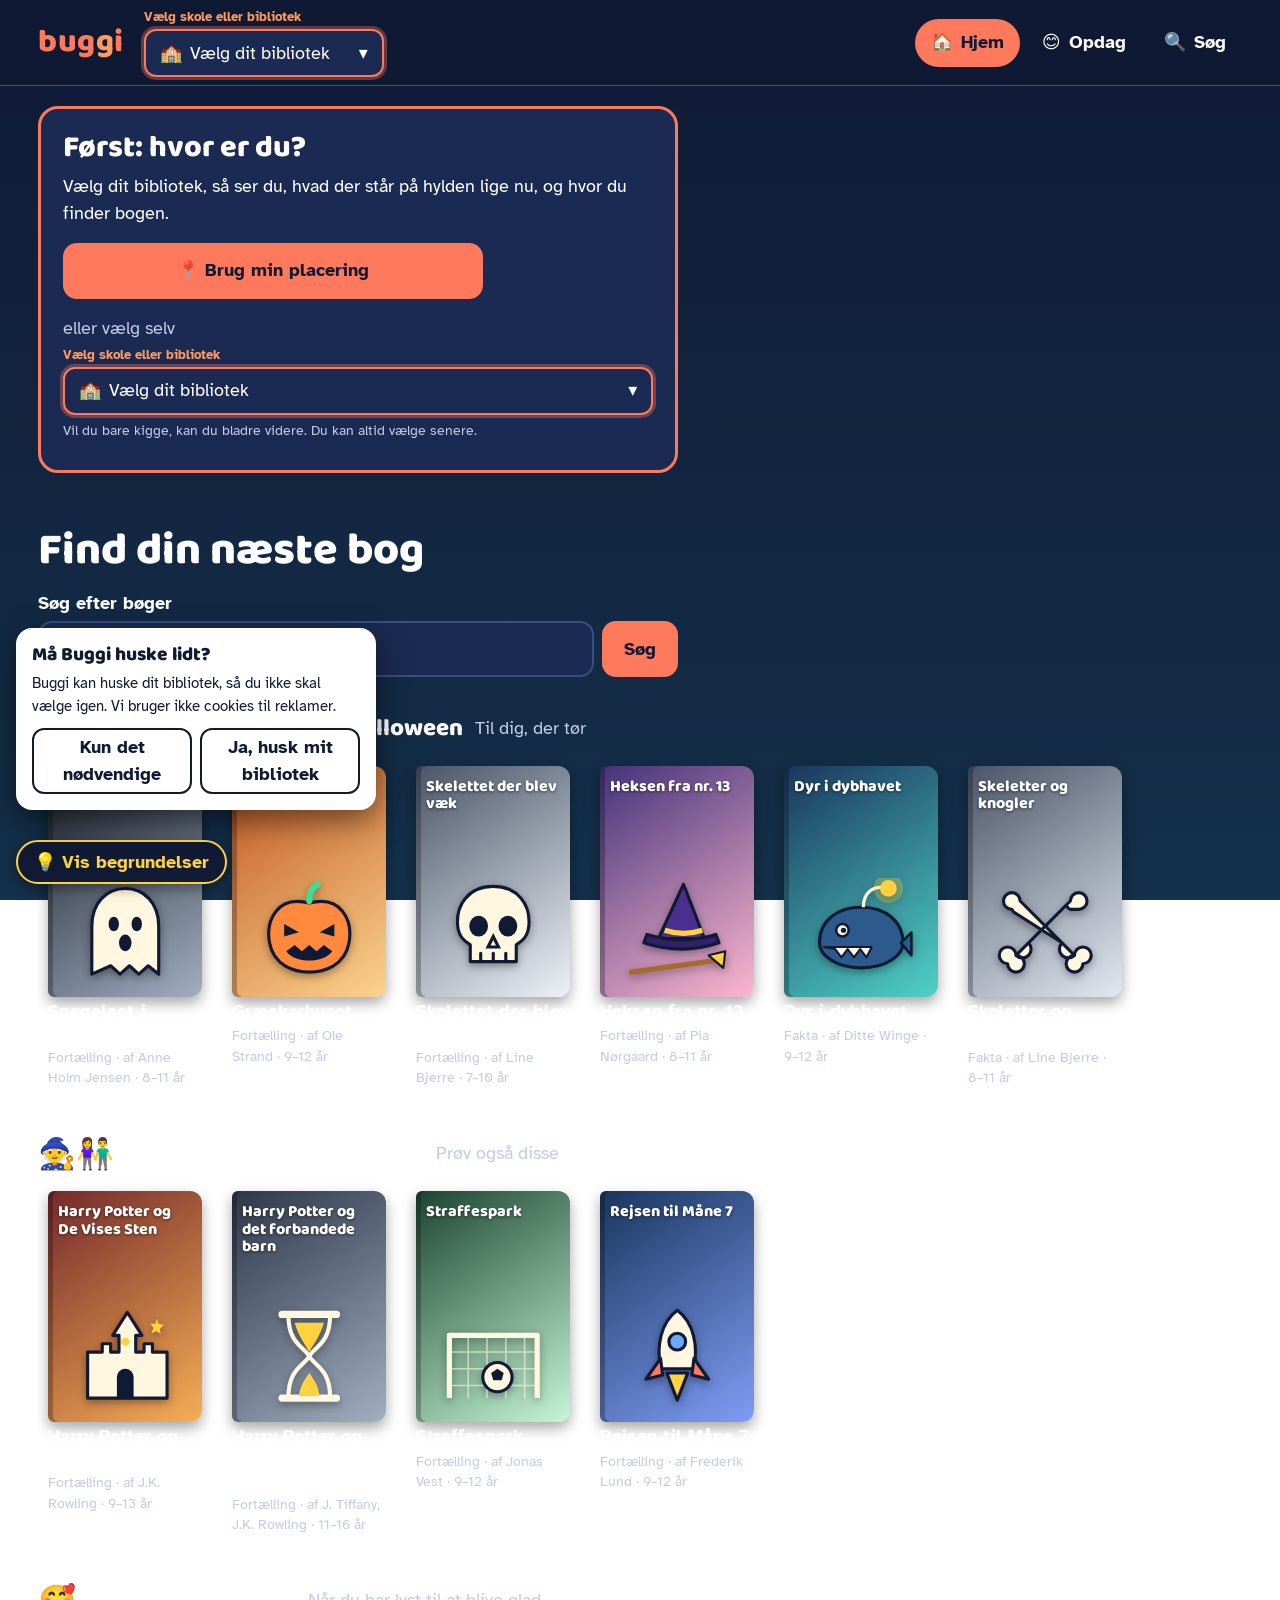
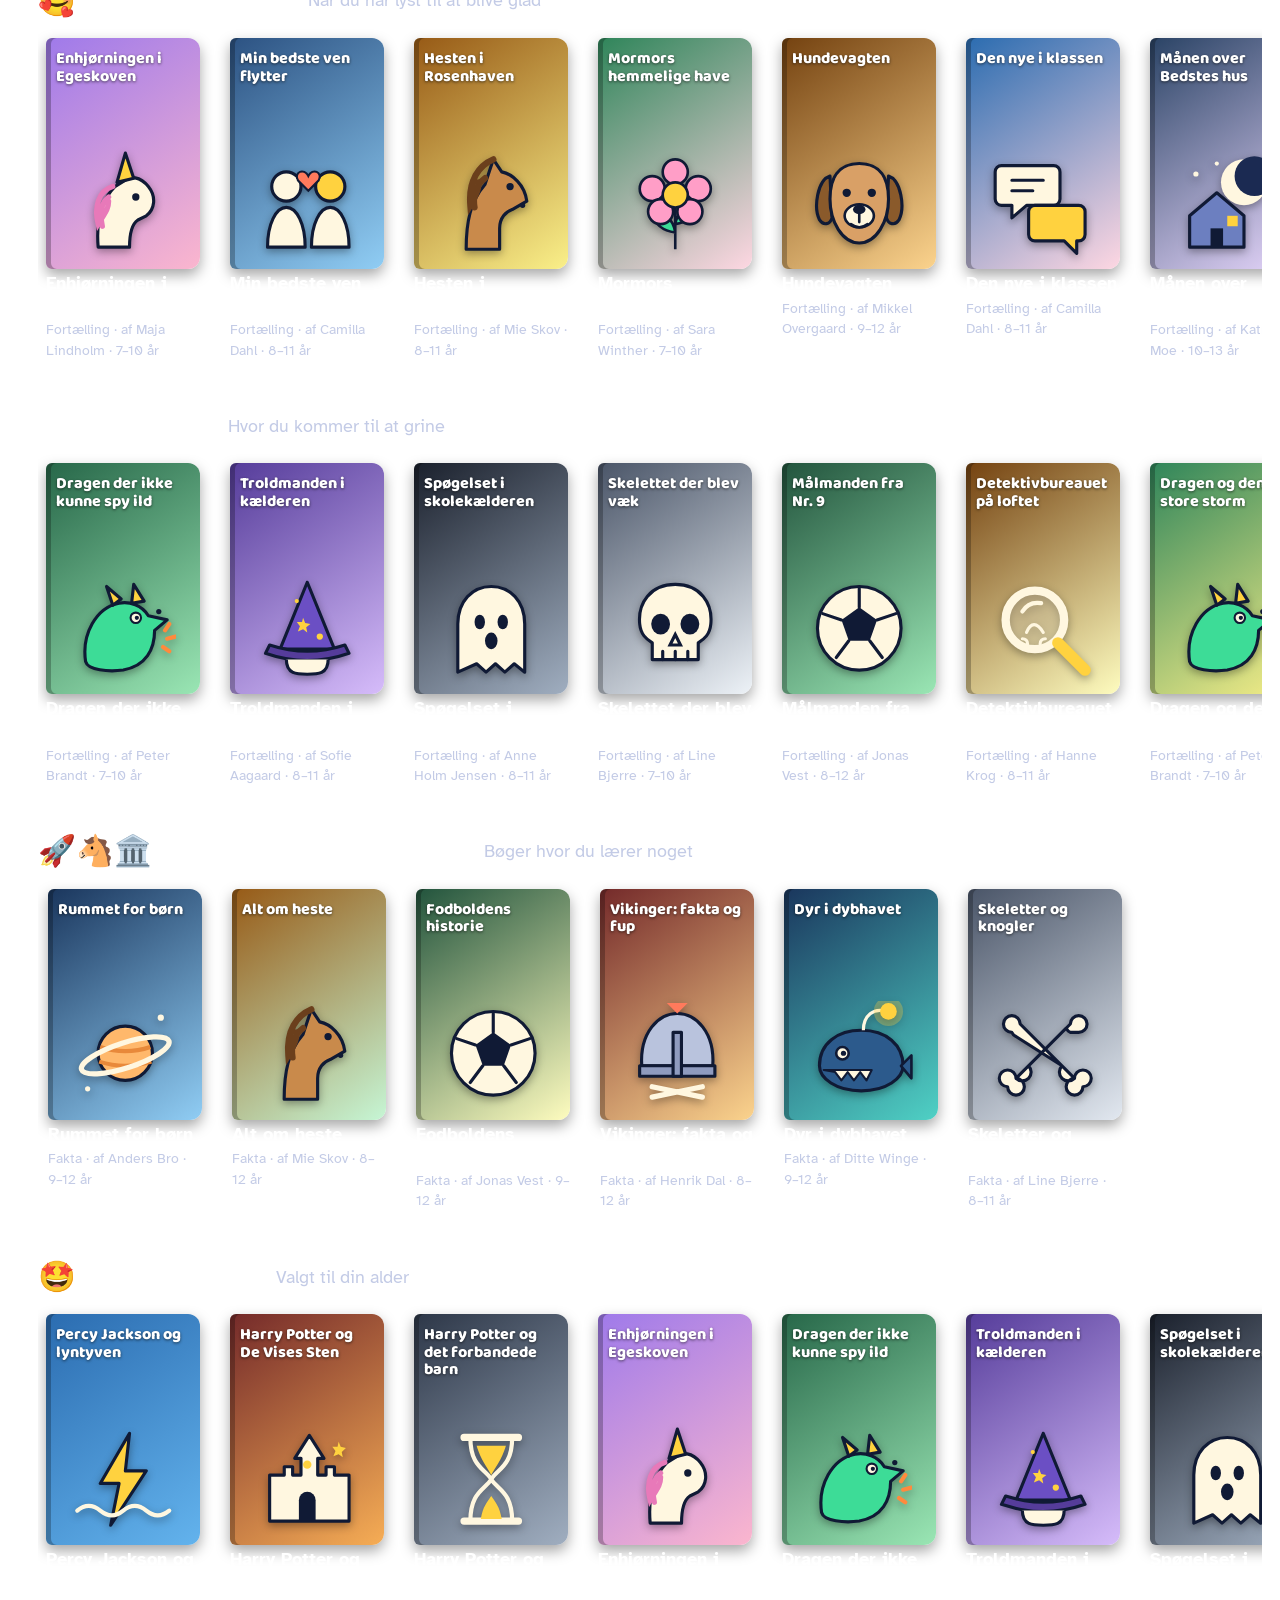
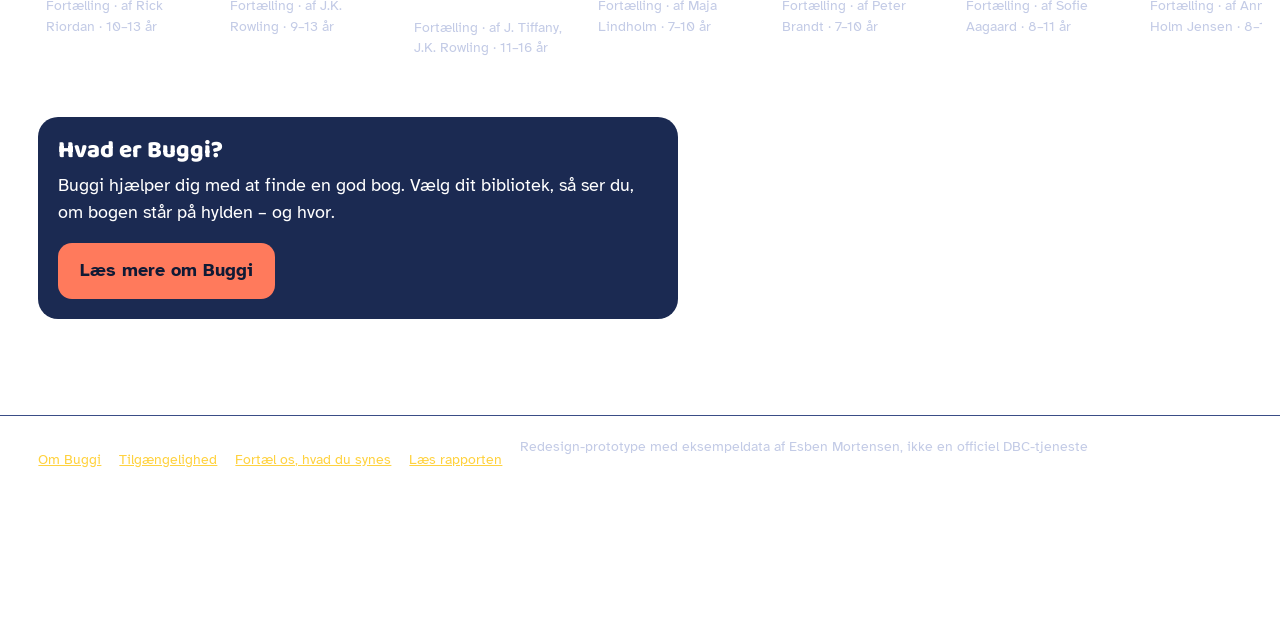
<file: index.html>
<!doctype html>
<html lang="da">
<head>
<meta charset="utf-8">
<meta name="viewport" content="width=device-width, initial-scale=1">
<title>Find din næste bog – Buggi (redesign-prototype)</title>
<meta name="description" content="Redesign-prototype af buggi.dk, lavet som UX-case til DBC digital. Ikke en officiel DBC-tjeneste.">
<link rel="preconnect" href="https://fonts.googleapis.com">
<link rel="preconnect" href="https://fonts.gstatic.com" crossorigin>
<link href="https://fonts.googleapis.com/css2?family=Atkinson+Hyperlegible:wght@400;700&family=Baloo+2:wght@600;800&display=swap" rel="stylesheet">
<link rel="icon" href="data:image/svg+xml,%3Csvg xmlns='http://www.w3.org/2000/svg' viewBox='0 0 32 32'%3E%3Crect width='32' height='32' rx='8' fill='%23ff7a5c'/%3E%3Ctext x='16' y='23' font-size='20' text-anchor='middle' fill='%23101a35' font-family='sans-serif' font-weight='700'%3Eb%3C/text%3E%3C/svg%3E">
<link rel="stylesheet" href="styles.css">
</head>
<body>
<a class="skip" href="#app">Gå til indholdet</a>
<header id="hdr" class="hdr"></header>
<main id="app" tabindex="-1"></main>
<footer class="ftr"><a href="#/about">Om Buggi</a><a href="#/about" data-anchor="tilg">Tilgængelighed</a><a href="#/about" data-anchor="feedback">Fortæl os, hvad du synes</a><a href="report.html">Læs rapporten</a><span>Redesign-prototype med eksempeldata af Esben Mortensen, ikke en officiel DBC-tjeneste</span><button class="why-pin" data-why="about" aria-label="Hvorfor ser det sådan ud? Om-side og feedback">?</button></footer>
<button id="why-toggle" class="why-fab" type="button" aria-pressed="false">💡 Vis begrundelser</button>
<div id="toast" class="toast" role="status" hidden></div>
<aside id="why-drawer" class="drawer" role="dialog" aria-labelledby="why-t" hidden></aside>
<script src="data.js"></script>
<script src="why.js"></script>
<script src="art.js"></script>
<script src="app.js"></script>
</body>
</html>
</file>
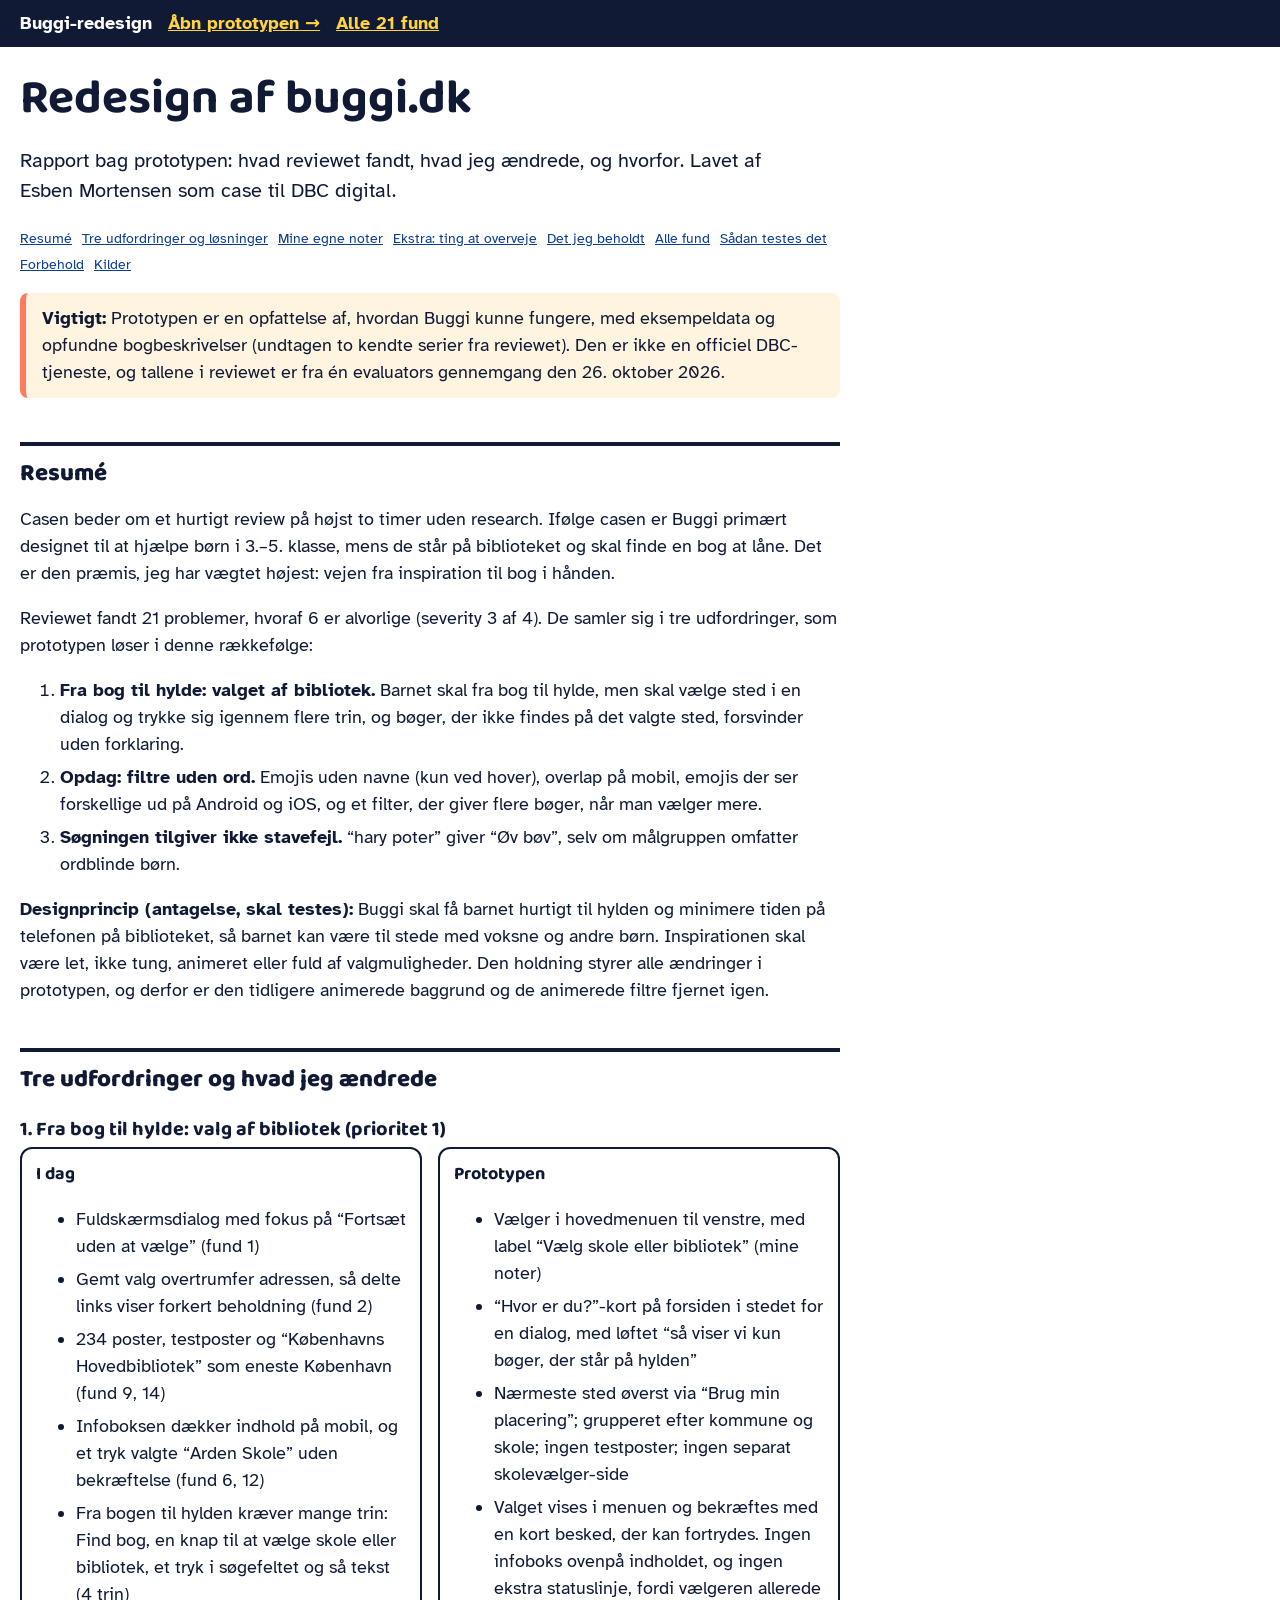
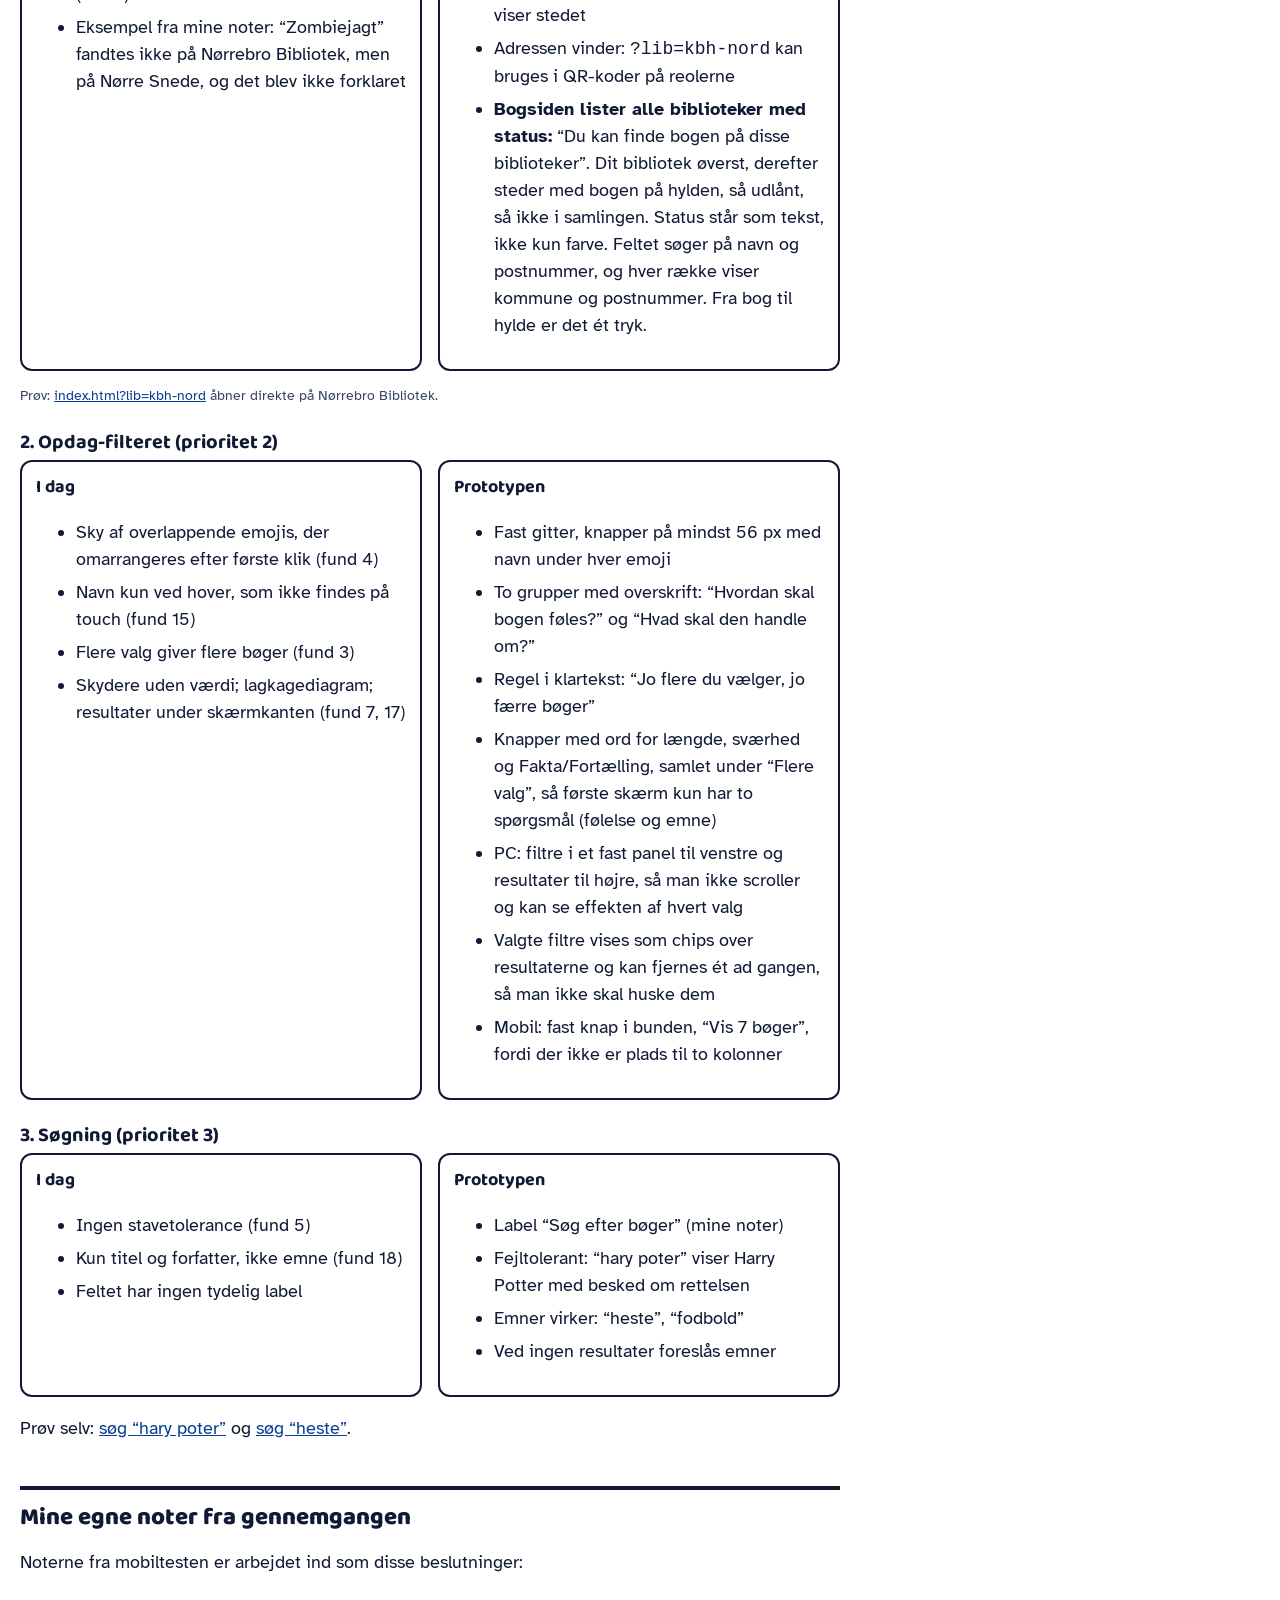
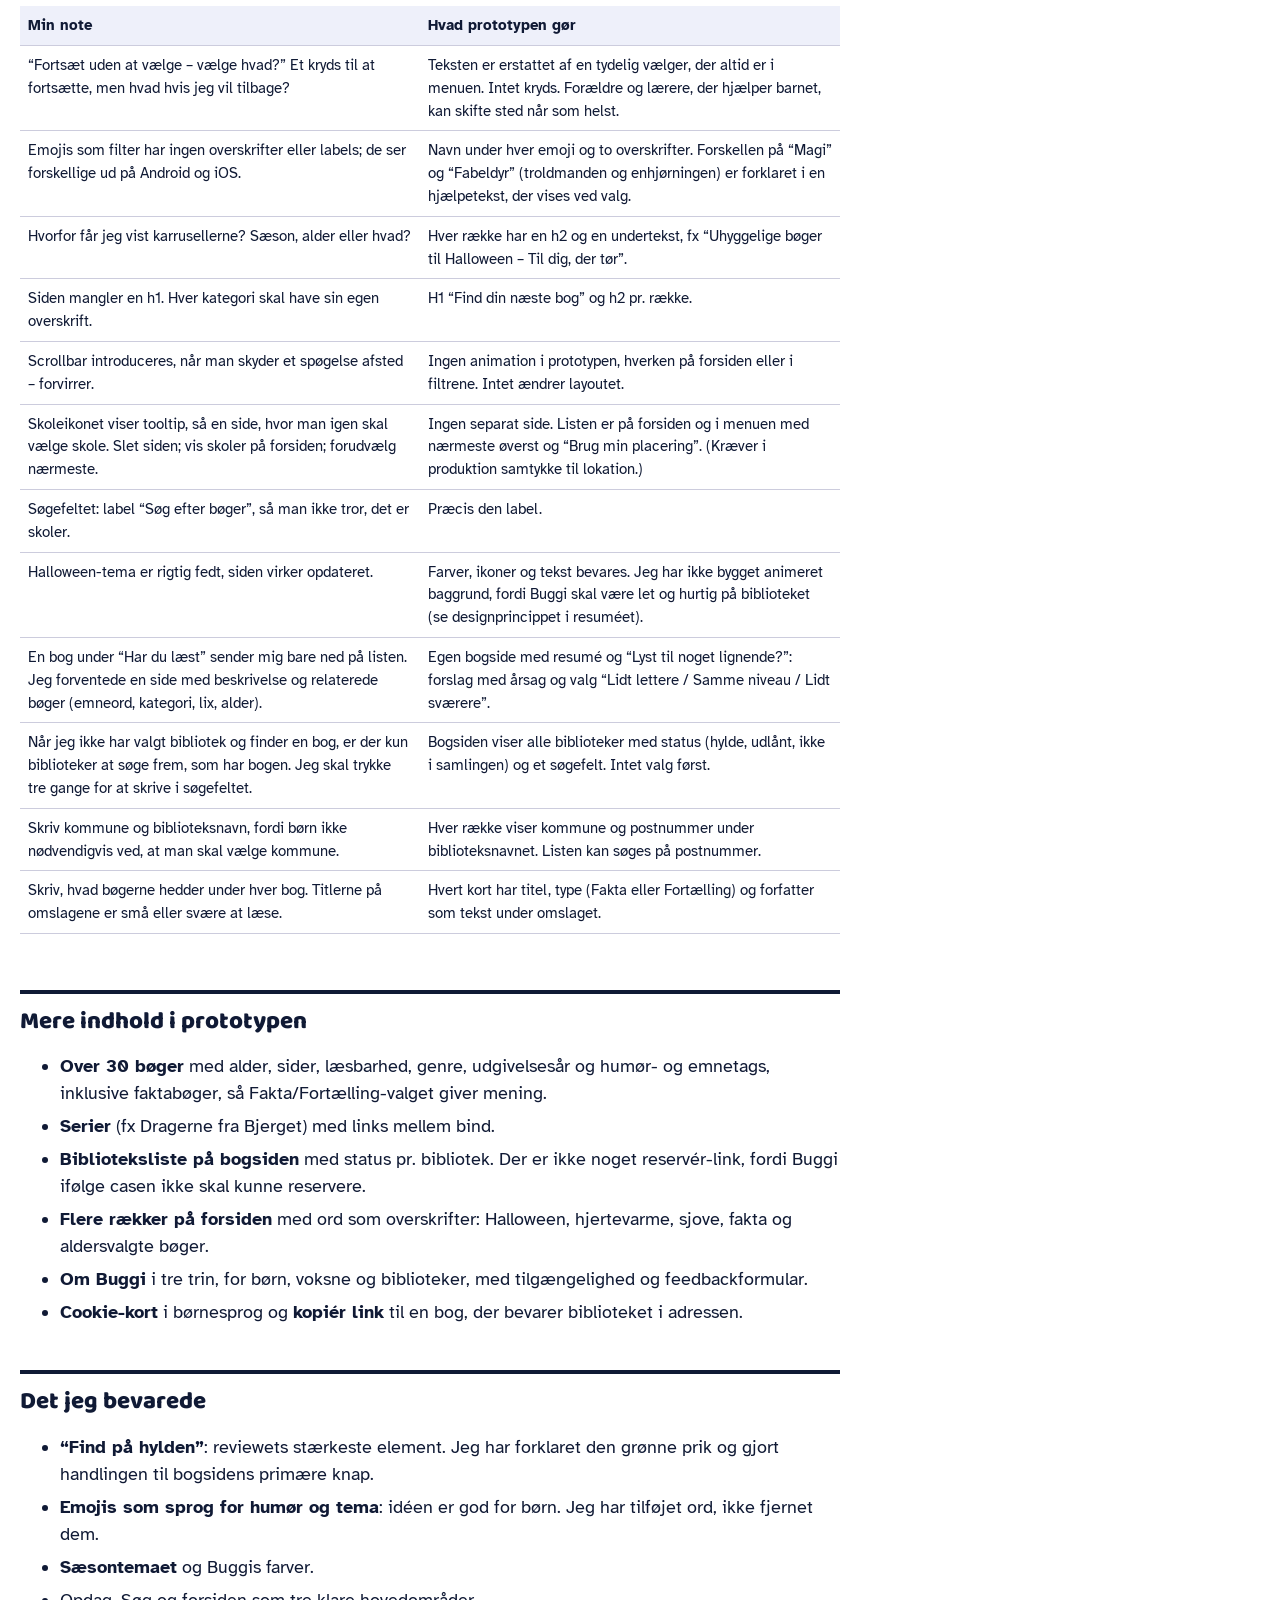
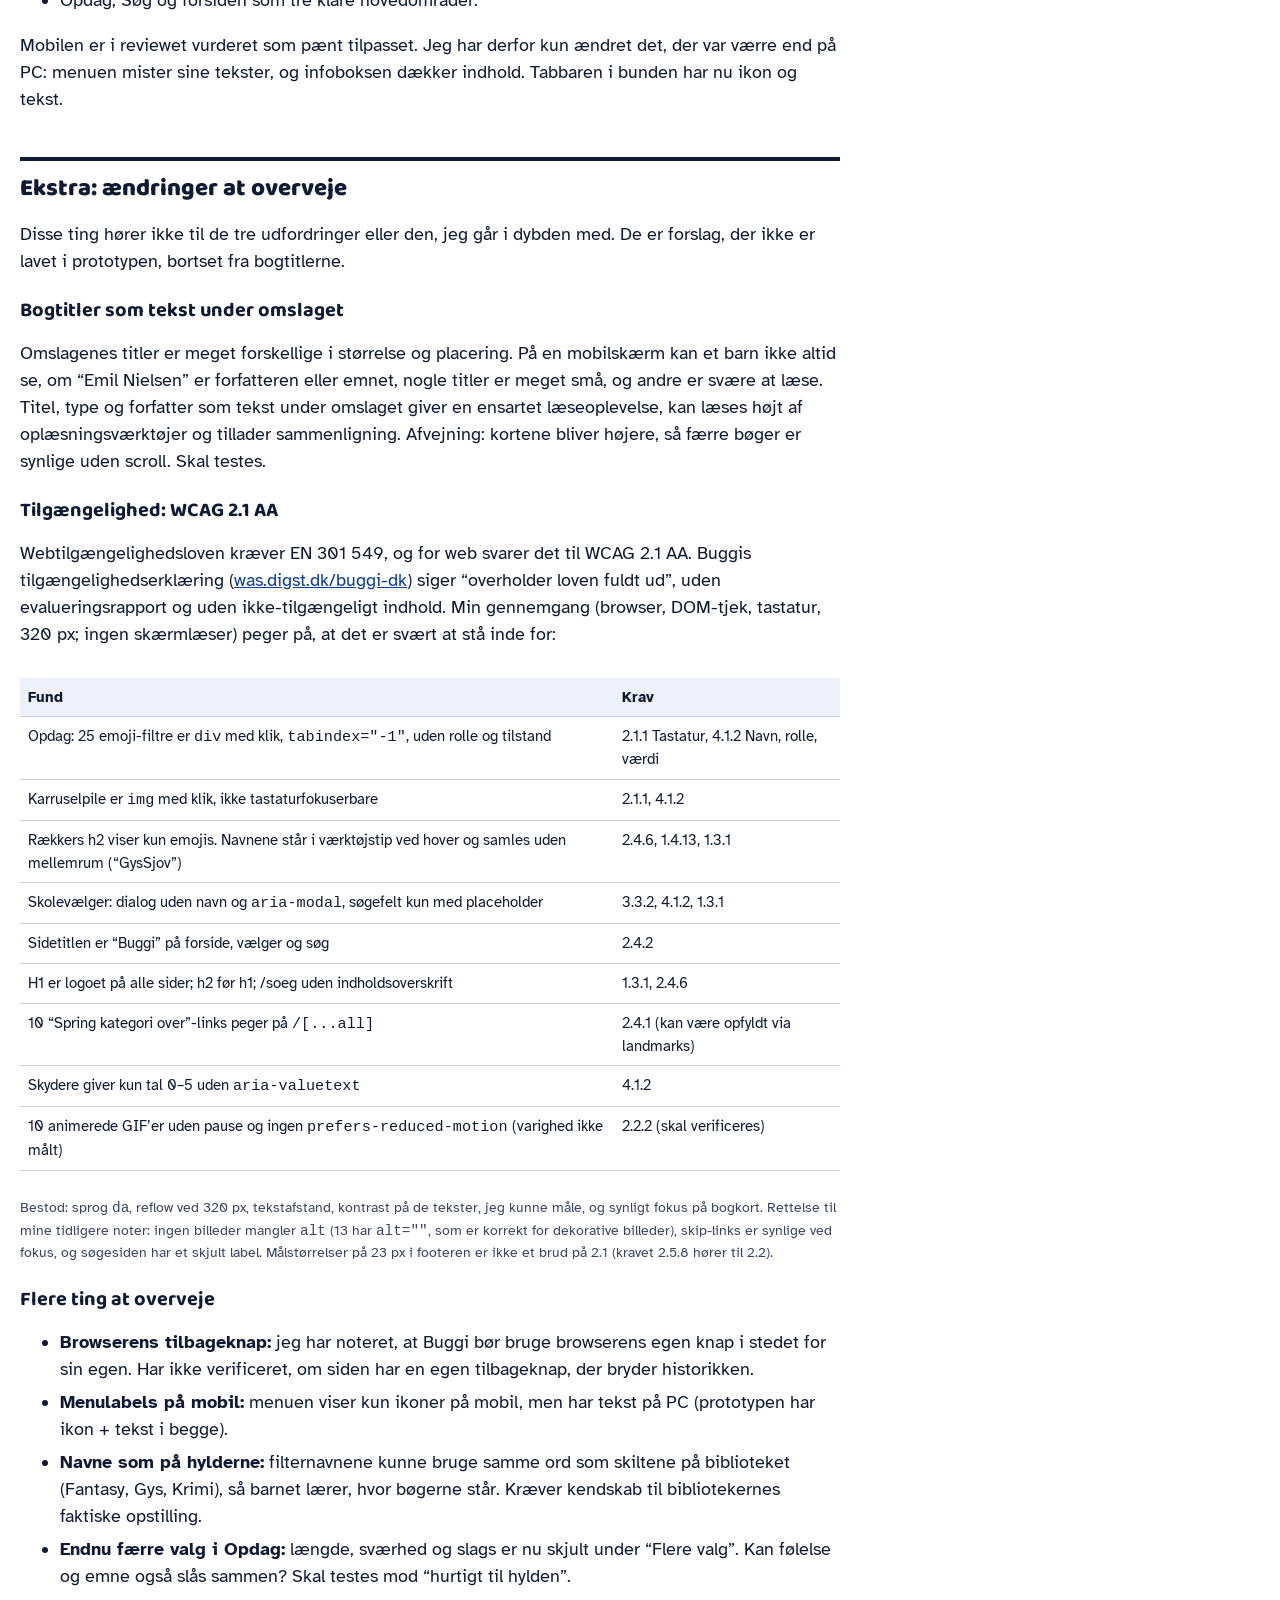
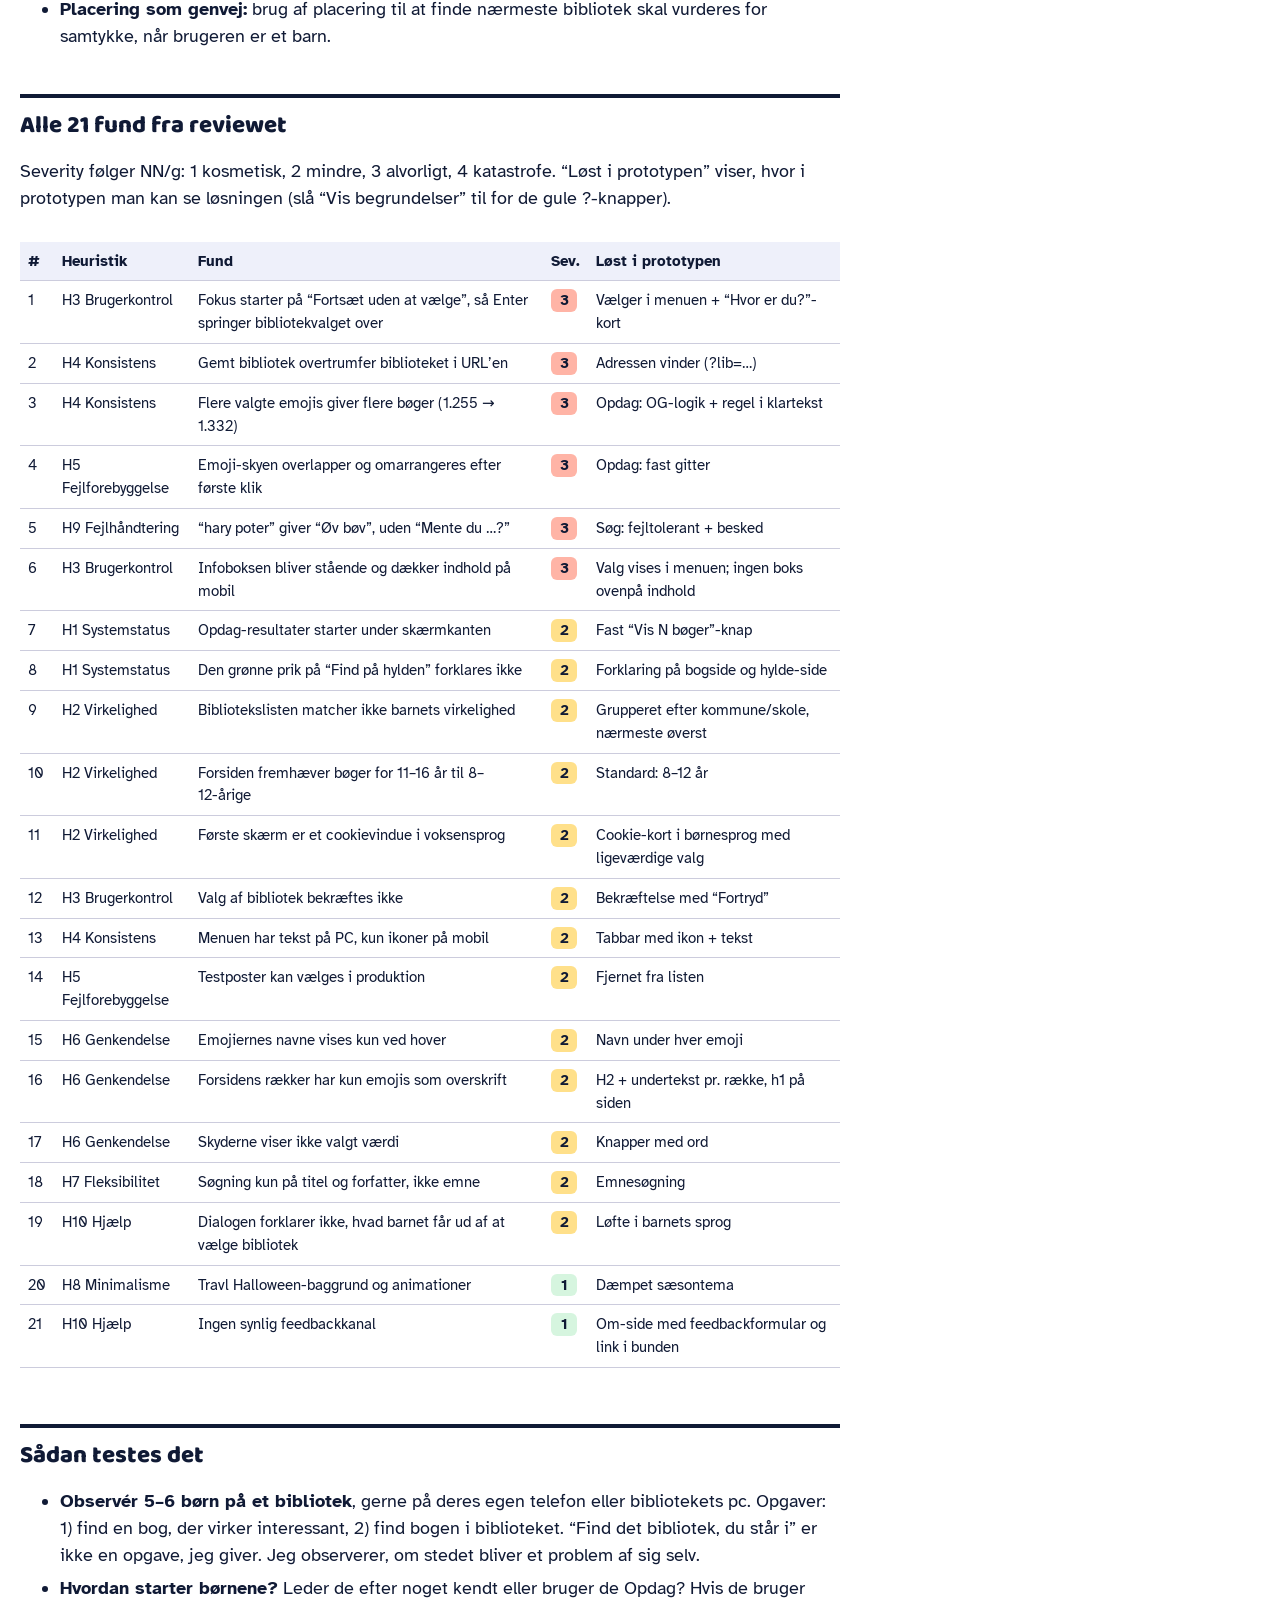
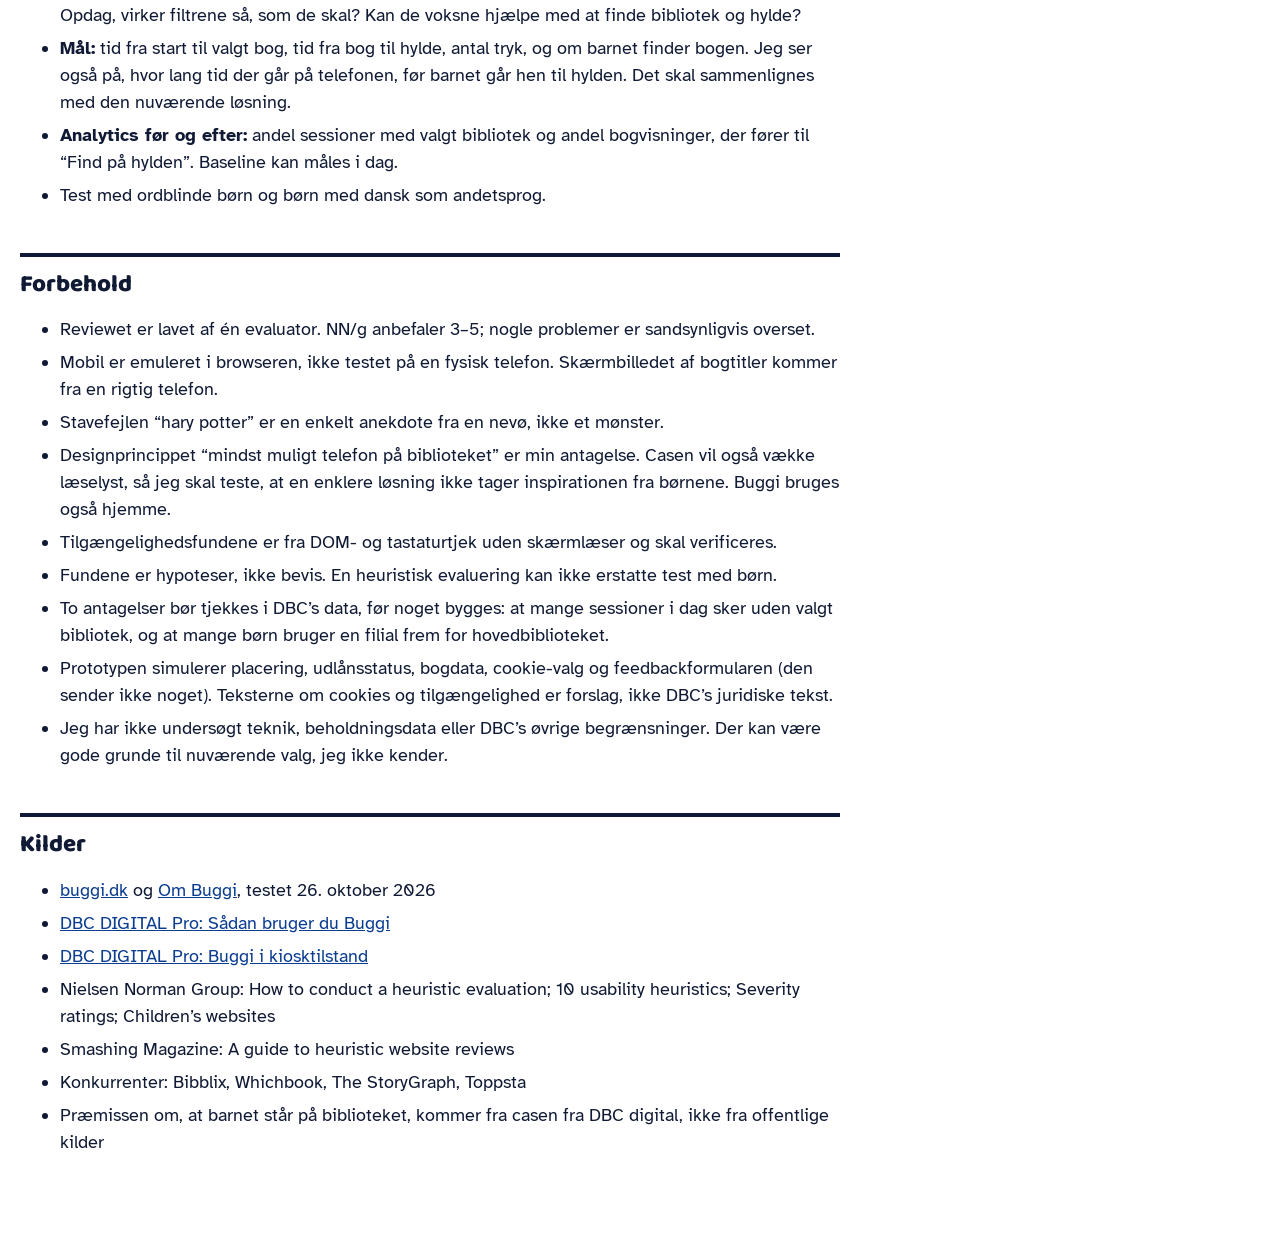
<file: report.html>
<!doctype html>
<html lang="da">
<head>
<meta charset="utf-8">
<meta name="viewport" content="width=device-width, initial-scale=1">
<title>Redesign af Buggi: rapport og begrundelser</title>
<meta name="description" content="UX-review og begrundelser bag redesign-prototypen af buggi.dk. Lavet som case til DBC digital.">
<link href="https://fonts.googleapis.com/css2?family=Atkinson+Hyperlegible:wght@400;700&family=Baloo+2:wght@600;800&display=swap" rel="stylesheet">
<style>
  :root{--f-head:"Baloo 2","Atkinson Hyperlegible",system-ui,sans-serif}
  *{box-sizing:border-box}
  h1,h2,h3{font-family:var(--f-head);line-height:1.15;margin:0}
  h2{font-size:1.5rem;font-weight:800}
  body{margin:0;background:#fff;color:#101a35;font:400 18px/1.5 "Atkinson Hyperlegible",system-ui,sans-serif}
  .small{font-size:.9rem}
  main{max-width:860px;padding:24px 20px 80px}
  a{color:#0b3d91}
  h1{font-size:clamp(2rem,5vw,3rem)} h2{margin:44px 0 10px;border-top:4px solid #101a35;padding-top:14px} h3{margin:24px 0 6px;font-size:1.25rem}
  .top{background:#101a35;color:#fff;padding:10px 20px;display:flex;gap:16px;flex-wrap:wrap;align-items:center}
  .top a{color:#ffd23f;font-weight:700}
  .lead{font-size:1.25rem;max-width:60ch}
  .box{background:#fff4e0;border-left:6px solid #ff7a5c;padding:12px 16px;border-radius:8px;margin:16px 0}
  table{width:100%;border-collapse:collapse;font-size:.95rem;margin:12px 0}
  th,td{border-bottom:1px solid #ccd;padding:8px 8px;text-align:left;vertical-align:top}
  th{background:#eef0fa;position:sticky;top:0}
  .tbl{overflow-x:auto}
  .sev{display:inline-block;min-width:26px;text-align:center;border-radius:6px;font-weight:700;padding:0 6px}
  .s3{background:#ffb4a6}.s2{background:#ffe08a}.s1{background:#d6f5df}
  ol.t li,ul li{margin:6px 0}
  .tr{display:grid;grid-template-columns:1fr 1fr;gap:16px}
  .tr>div{border:2px solid #101a35;border-radius:12px;padding:12px 14px}
  .tr h4{margin:0 0 4px;font-family:var(--f-head)}
  @media (max-width:640px){.tr{grid-template-columns:1fr}}
  .toc a{display:inline-block;margin:2px 10px 2px 0}
  .small{color:#3a4466}
  h4{color:#101a35}
  :focus-visible{outline:3px solid #0b3d91}
</style>
</head>
<body>
<div class="top"><strong>Buggi-redesign</strong><a href="index.html">Åbn prototypen →</a><a href="#fund">Alle 21 fund</a></div>
<main>
<h1>Redesign af buggi.dk</h1>
<p class="lead">Rapport bag prototypen: hvad reviewet fandt, hvad jeg ændrede, og hvorfor. Lavet af Esben Mortensen som case til DBC digital.</p>
<p class="small toc"><a href="#resume">Resumé</a><a href="#valg">Tre udfordringer og løsninger</a><a href="#noter">Mine egne noter</a><a href="#ekstra">Ekstra: ting at overveje</a><a href="#behold">Det jeg beholdt</a><a href="#fund">Alle fund</a><a href="#test">Sådan testes det</a><a href="#forbehold">Forbehold</a><a href="#kilder">Kilder</a></p>
<div class="box"><b>Vigtigt:</b> Prototypen er en opfattelse af, hvordan Buggi kunne fungere, med eksempeldata og opfundne bogbeskrivelser (undtagen to kendte serier fra reviewet). Den er ikke en officiel DBC-tjeneste, og tallene i reviewet er fra én evaluators gennemgang den 26. oktober 2026.</div>

<h2 id="resume">Resumé</h2>
<p>Casen beder om et hurtigt review på højst to timer uden research. Ifølge casen er Buggi primært designet til at hjælpe børn i 3.–5. klasse, mens de står på biblioteket og skal finde en bog at låne. Det er den præmis, jeg har vægtet højest: vejen fra inspiration til bog i hånden.</p>
<p>Reviewet fandt 21 problemer, hvoraf 6 er alvorlige (severity 3 af 4). De samler sig i tre udfordringer, som prototypen løser i denne rækkefølge:</p>
<ol class="t">
  <li><b>Fra bog til hylde: valget af bibliotek.</b> Barnet skal fra bog til hylde, men skal vælge sted i en dialog og trykke sig igennem flere trin, og bøger, der ikke findes på det valgte sted, forsvinder uden forklaring.</li>
  <li><b>Opdag: filtre uden ord.</b> Emojis uden navne (kun ved hover), overlap på mobil, emojis der ser forskellige ud på Android og iOS, og et filter, der giver flere bøger, når man vælger mere.</li>
  <li><b>Søgningen tilgiver ikke stavefejl.</b> “hary poter” giver “Øv bøv”, selv om målgruppen omfatter ordblinde børn.</li>
</ol>
<p><b>Designprincip (antagelse, skal testes):</b> Buggi skal få barnet hurtigt til hylden og minimere tiden på telefonen på biblioteket, så barnet kan være til stede med voksne og andre børn. Inspirationen skal være let, ikke tung, animeret eller fuld af valgmuligheder. Den holdning styrer alle ændringer i prototypen, og derfor er den tidligere animerede baggrund og de animerede filtre fjernet igen.</p>

<h2 id="valg">Tre udfordringer og hvad jeg ændrede</h2>
<h3>1. Fra bog til hylde: valg af bibliotek (prioritet 1)</h3>
<div class="tr">
  <div><h4>I dag</h4><ul><li>Fuldskærmsdialog med fokus på “Fortsæt uden at vælge” (fund 1)</li><li>Gemt valg overtrumfer adressen, så delte links viser forkert beholdning (fund 2)</li><li>234 poster, testposter og “Københavns Hovedbibliotek” som eneste København (fund 9, 14)</li><li>Infoboksen dækker indhold på mobil, og et tryk valgte “Arden Skole” uden bekræftelse (fund 6, 12)</li><li>Fra bogen til hylden kræver mange trin: Find bog, en knap til at vælge skole eller bibliotek, et tryk i søgefeltet og så tekst (4 trin)</li><li>Eksempel fra mine noter: “Zombiejagt” fandtes ikke på Nørrebro Bibliotek, men på Nørre Snede, og det blev ikke forklaret</li></ul></div>
  <div><h4>Prototypen</h4><ul><li>Vælger i hovedmenuen til venstre, med label “Vælg skole eller bibliotek” (mine noter)</li><li>“Hvor er du?”-kort på forsiden i stedet for en dialog, med løftet “så viser vi kun bøger, der står på hylden”</li><li>Nærmeste sted øverst via “Brug min placering”; grupperet efter kommune og skole; ingen testposter; ingen separat skolevælger-side</li><li>Valget vises i menuen og bekræftes med en kort besked, der kan fortrydes. Ingen infoboks ovenpå indholdet, og ingen ekstra statuslinje, fordi vælgeren allerede viser stedet</li><li>Adressen vinder: <code>?lib=kbh-nord</code> kan bruges i QR-koder på reolerne</li><li><b>Bogsiden lister alle biblioteker med status:</b> “Du kan finde bogen på disse biblioteker”. Dit bibliotek øverst, derefter steder med bogen på hylden, så udlånt, så ikke i samlingen. Status står som tekst, ikke kun farve. Feltet søger på navn og postnummer, og hver række viser kommune og postnummer. Fra bog til hylde er det ét tryk.</li></ul></div>
</div>
<p class="small">Prøv: <a href="index.html?lib=kbh-nord">index.html?lib=kbh-nord</a> åbner direkte på Nørrebro Bibliotek.</p>
<h3>2. Opdag-filteret (prioritet 2)</h3>
<div class="tr">
  <div><h4>I dag</h4><ul><li>Sky af overlappende emojis, der omarrangeres efter første klik (fund 4)</li><li>Navn kun ved hover, som ikke findes på touch (fund 15)</li><li>Flere valg giver flere bøger (fund 3)</li><li>Skydere uden værdi; lagkagediagram; resultater under skærmkanten (fund 7, 17)</li></ul></div>
  <div><h4>Prototypen</h4><ul><li>Fast gitter, knapper på mindst 56 px med navn under hver emoji</li><li>To grupper med overskrift: “Hvordan skal bogen føles?” og “Hvad skal den handle om?”</li><li>Regel i klartekst: “Jo flere du vælger, jo færre bøger”</li><li>Knapper med ord for længde, sværhed og Fakta/Fortælling, samlet under “Flere valg”, så første skærm kun har to spørgsmål (følelse og emne)</li><li>PC: filtre i et fast panel til venstre og resultater til højre, så man ikke scroller og kan se effekten af hvert valg</li><li>Valgte filtre vises som chips over resultaterne og kan fjernes ét ad gangen, så man ikke skal huske dem</li><li>Mobil: fast knap i bunden, “Vis 7 bøger”, fordi der ikke er plads til to kolonner</li></ul></div>
</div>
<h3>3. Søgning (prioritet 3)</h3>
<div class="tr">
  <div><h4>I dag</h4><ul><li>Ingen stavetolerance (fund 5)</li><li>Kun titel og forfatter, ikke emne (fund 18)</li><li>Feltet har ingen tydelig label</li></ul></div>
  <div><h4>Prototypen</h4><ul><li>Label “Søg efter bøger” (mine noter)</li><li>Fejltolerant: “hary poter” viser Harry Potter med besked om rettelsen</li><li>Emner virker: “heste”, “fodbold”</li><li>Ved ingen resultater foreslås emner</li></ul></div>
</div>
<p>Prøv selv: <a href="index.html#/search?q=hary%20poter">søg “hary poter”</a> og <a href="index.html#/search?q=heste">søg “heste”</a>.</p>

<h2 id="noter">Mine egne noter fra gennemgangen</h2>
<p>Noterne fra mobiltesten er arbejdet ind som disse beslutninger:</p>
<div class="tbl"><table>
<tr><th>Min note</th><th>Hvad prototypen gør</th></tr>
<tr><td>“Fortsæt uden at vælge – vælge hvad?” Et kryds til at fortsætte, men hvad hvis jeg vil tilbage?</td><td>Teksten er erstattet af en tydelig vælger, der altid er i menuen. Intet kryds. Forældre og lærere, der hjælper barnet, kan skifte sted når som helst.</td></tr>
<tr><td>Emojis som filter har ingen overskrifter eller labels; de ser forskellige ud på Android og iOS.</td><td>Navn under hver emoji og to overskrifter. Forskellen på “Magi” og “Fabeldyr” (troldmanden og enhjørningen) er forklaret i en hjælpetekst, der vises ved valg.</td></tr>
<tr><td>Hvorfor får jeg vist karrusellerne? Sæson, alder eller hvad?</td><td>Hver række har en h2 og en undertekst, fx “Uhyggelige bøger til Halloween – Til dig, der tør”.</td></tr>
<tr><td>Siden mangler en h1. Hver kategori skal have sin egen overskrift.</td><td>H1 “Find din næste bog” og h2 pr. række.</td></tr>
<tr><td>Scrollbar introduceres, når man skyder et spøgelse afsted – forvirrer.</td><td>Ingen animation i prototypen, hverken på forsiden eller i filtrene. Intet ændrer layoutet.</td></tr>
<tr><td>Skoleikonet viser tooltip, så en side, hvor man igen skal vælge skole. Slet siden; vis skoler på forsiden; forudvælg nærmeste.</td><td>Ingen separat side. Listen er på forsiden og i menuen med nærmeste øverst og “Brug min placering”. (Kræver i produktion samtykke til lokation.)</td></tr>
<tr><td>Søgefeltet: label “Søg efter bøger”, så man ikke tror, det er skoler.</td><td>Præcis den label.</td></tr>
<tr><td>Halloween-tema er rigtig fedt, siden virker opdateret.</td><td>Farver, ikoner og tekst bevares. Jeg har ikke bygget animeret baggrund, fordi Buggi skal være let og hurtig på biblioteket (se designprincippet i resuméet).</td></tr>
<tr><td>En bog under “Har du læst” sender mig bare ned på listen. Jeg forventede en side med beskrivelse og relaterede bøger (emneord, kategori, lix, alder).</td><td>Egen bogside med resumé og “Lyst til noget lignende?”: forslag med årsag og valg “Lidt lettere / Samme niveau / Lidt sværere”.</td></tr>
<tr><td>Når jeg ikke har valgt bibliotek og finder en bog, er der kun biblioteker at søge frem, som har bogen. Jeg skal trykke tre gange for at skrive i søgefeltet.</td><td>Bogsiden viser alle biblioteker med status (hylde, udlånt, ikke i samlingen) og et søgefelt. Intet valg først.</td></tr>
<tr><td>Skriv kommune og biblioteksnavn, fordi børn ikke nødvendigvis ved, at man skal vælge kommune.</td><td>Hver række viser kommune og postnummer under biblioteksnavnet. Listen kan søges på postnummer.</td></tr>
<tr><td>Skriv, hvad bøgerne hedder under hver bog. Titlerne på omslagene er små eller svære at læse.</td><td>Hvert kort har titel, type (Fakta eller Fortælling) og forfatter som tekst under omslaget.</td></tr>
</table></div>

<h2 id="indhold">Mere indhold i prototypen</h2><ul><li><b>Over 30 bøger</b> med alder, sider, læsbarhed, genre, udgivelsesår og humør- og emnetags, inklusive faktabøger, så Fakta/Fortælling-valget giver mening.</li><li><b>Serier</b> (fx Dragerne fra Bjerget) med links mellem bind.</li><li><b>Biblioteksliste på bogsiden</b> med status pr. bibliotek. Der er ikke noget reservér-link, fordi Buggi ifølge casen ikke skal kunne reservere.</li><li><b>Flere rækker på forsiden</b> med ord som overskrifter: Halloween, hjertevarme, sjove, fakta og aldersvalgte bøger.</li><li><b>Om Buggi</b> i tre trin, for børn, voksne og biblioteker, med tilgængelighed og feedbackformular.</li><li><b>Cookie-kort</b> i børnesprog og <b>kopiér link</b> til en bog, der bevarer biblioteket i adressen.</li></ul>
<h2 id="behold">Det jeg bevarede</h2>
<ul>
  <li><b>“Find på hylden”</b>: reviewets stærkeste element. Jeg har forklaret den grønne prik og gjort handlingen til bogsidens primære knap.</li>
  <li><b>Emojis som sprog for humør og tema</b>: idéen er god for børn. Jeg har tilføjet ord, ikke fjernet dem.</li>
  <li><b>Sæsontemaet</b> og Buggis farver.</li>
  <li>Opdag, Søg og forsiden som tre klare hovedområder.</li>
</ul>
<p>Mobilen er i reviewet vurderet som pænt tilpasset. Jeg har derfor kun ændret det, der var værre end på PC: menuen mister sine tekster, og infoboksen dækker indhold. Tabbaren i bunden har nu ikon og tekst.</p>

<h2 id="ekstra">Ekstra: ændringer at overveje</h2>
<p>Disse ting hører ikke til de tre udfordringer eller den, jeg går i dybden med. De er forslag, der ikke er lavet i prototypen, bortset fra bogtitlerne.</p>
<h3>Bogtitler som tekst under omslaget</h3>
<p>Omslagenes titler er meget forskellige i størrelse og placering. På en mobilskærm kan et barn ikke altid se, om “Emil Nielsen” er forfatteren eller emnet, nogle titler er meget små, og andre er svære at læse. Titel, type og forfatter som tekst under omslaget giver en ensartet læseoplevelse, kan læses højt af oplæsningsværktøjer og tillader sammenligning. Afvejning: kortene bliver højere, så færre bøger er synlige uden scroll. Skal testes.</p>
<h3>Tilgængelighed: WCAG 2.1 AA</h3>
<p>Webtilgængelighedsloven kræver EN 301 549, og for web svarer det til WCAG 2.1 AA. Buggis tilgængelighedserklæring (<a href="https://was.digst.dk/buggi-dk">was.digst.dk/buggi-dk</a>) siger “overholder loven fuldt ud”, uden evalueringsrapport og uden ikke-tilgængeligt indhold. Min gennemgang (browser, DOM-tjek, tastatur, 320 px; ingen skærmlæser) peger på, at det er svært at stå inde for:</p>
<div class="tbl"><table>
<tr><th>Fund</th><th>Krav</th></tr>
<tr><td>Opdag: 25 emoji-filtre er <code>div</code> med klik, <code>tabindex="-1"</code>, uden rolle og tilstand</td><td>2.1.1 Tastatur, 4.1.2 Navn, rolle, værdi</td></tr>
<tr><td>Karruselpile er <code>img</code> med klik, ikke tastaturfokuserbare</td><td>2.1.1, 4.1.2</td></tr>
<tr><td>Rækkers h2 viser kun emojis. Navnene står i værktøjstip ved hover og samles uden mellemrum (“GysSjov”)</td><td>2.4.6, 1.4.13, 1.3.1</td></tr>
<tr><td>Skolevælger: dialog uden navn og <code>aria-modal</code>, søgefelt kun med placeholder</td><td>3.3.2, 4.1.2, 1.3.1</td></tr>
<tr><td>Sidetitlen er “Buggi” på forside, vælger og søg</td><td>2.4.2</td></tr>
<tr><td>H1 er logoet på alle sider; h2 før h1; /soeg uden indholdsoverskrift</td><td>1.3.1, 2.4.6</td></tr>
<tr><td>10 “Spring kategori over”-links peger på <code>/[...all]</code></td><td>2.4.1 (kan være opfyldt via landmarks)</td></tr>
<tr><td>Skydere giver kun tal 0–5 uden <code>aria-valuetext</code></td><td>4.1.2</td></tr>
<tr><td>10 animerede GIF’er uden pause og ingen <code>prefers-reduced-motion</code> (varighed ikke målt)</td><td>2.2.2 (skal verificeres)</td></tr>
</table></div>
<p class="small">Bestod: sprog <code>da</code>, reflow ved 320 px, tekstafstand, kontrast på de tekster, jeg kunne måle, og synligt fokus på bogkort. Rettelse til mine tidligere noter: ingen billeder mangler <code>alt</code> (13 har <code>alt=""</code>, som er korrekt for dekorative billeder), skip-links er synlige ved fokus, og søgesiden har et skjult label. Målstørrelser på 23 px i footeren er ikke et brud på 2.1 (kravet 2.5.8 hører til 2.2).</p>
<h3>Flere ting at overveje</h3>
<ul>
  <li><b>Browserens tilbageknap:</b> jeg har noteret, at Buggi bør bruge browserens egen knap i stedet for sin egen. Har ikke verificeret, om siden har en egen tilbageknap, der bryder historikken.</li>
  <li><b>Menulabels på mobil:</b> menuen viser kun ikoner på mobil, men har tekst på PC (prototypen har ikon + tekst i begge).</li>
  <li><b>Navne som på hylderne:</b> filternavnene kunne bruge samme ord som skiltene på biblioteket (Fantasy, Gys, Krimi), så barnet lærer, hvor bøgerne står. Kræver kendskab til bibliotekernes faktiske opstilling.</li>
  <li><b>Endnu færre valg i Opdag:</b> længde, sværhed og slags er nu skjult under “Flere valg”. Kan følelse og emne også slås sammen? Skal testes mod “hurtigt til hylden”.</li>
  <li><b>Placering som genvej:</b> brug af placering til at finde nærmeste bibliotek skal vurderes for samtykke, når brugeren er et barn.</li>
</ul>

<h2 id="fund">Alle 21 fund fra reviewet</h2>
<p>Severity følger NN/g: 1 kosmetisk, 2 mindre, 3 alvorligt, 4 katastrofe. “Løst i prototypen” viser, hvor i prototypen man kan se løsningen (slå “Vis begrundelser” til for de gule ?-knapper).</p>
<div class="tbl"><table id="ftab"><thead><tr><th>#</th><th>Heuristik</th><th>Fund</th><th>Sev.</th><th>Løst i prototypen</th></tr></thead><tbody></tbody></table></div>

<h2 id="test">Sådan testes det</h2>
<ul>
  <li><b>Observér 5–6 børn på et bibliotek</b>, gerne på deres egen telefon eller bibliotekets pc. Opgaver: 1) find en bog, der virker interessant, 2) find bogen i biblioteket. “Find det bibliotek, du står i” er ikke en opgave, jeg giver. Jeg observerer, om stedet bliver et problem af sig selv.</li>
  <li><b>Hvordan starter børnene?</b> Leder de efter noget kendt eller bruger de Opdag? Hvis de bruger Opdag, virker filtrene så, som de skal? Kan de voksne hjælpe med at finde bibliotek og hylde?</li>
  <li><b>Mål:</b> tid fra start til valgt bog, tid fra bog til hylde, antal tryk, og om barnet finder bogen. Jeg ser også på, hvor lang tid der går på telefonen, før barnet går hen til hylden. Det skal sammenlignes med den nuværende løsning.</li>
  <li><b>Analytics før og efter:</b> andel sessioner med valgt bibliotek og andel bogvisninger, der fører til “Find på hylden”. Baseline kan måles i dag.</li>
  <li>Test med ordblinde børn og børn med dansk som andetsprog.</li>
</ul>

<h2 id="forbehold">Forbehold</h2>
<ul>
  <li>Reviewet er lavet af én evaluator. NN/g anbefaler 3–5; nogle problemer er sandsynligvis overset.</li>
  <li>Mobil er emuleret i browseren, ikke testet på en fysisk telefon. Skærmbilledet af bogtitler kommer fra en rigtig telefon.</li><li>Stavefejlen “hary potter” er en enkelt anekdote fra en nevø, ikke et mønster.</li><li>Designprincippet “mindst muligt telefon på biblioteket” er min antagelse. Casen vil også vække læselyst, så jeg skal teste, at en enklere løsning ikke tager inspirationen fra børnene. Buggi bruges også hjemme.</li><li>Tilgængelighedsfundene er fra DOM- og tastaturtjek uden skærmlæser og skal verificeres.</li>
  <li>Fundene er hypoteser, ikke bevis. En heuristisk evaluering kan ikke erstatte test med børn.</li>
  <li>To antagelser bør tjekkes i DBC’s data, før noget bygges: at mange sessioner i dag sker uden valgt bibliotek, og at mange børn bruger en filial frem for hovedbiblioteket.</li>
  <li>Prototypen simulerer placering, udlånsstatus, bogdata, cookie-valg og feedbackformularen (den sender ikke noget). Teksterne om cookies og tilgængelighed er forslag, ikke DBC’s juridiske tekst.</li>
  <li>Jeg har ikke undersøgt teknik, beholdningsdata eller DBC’s øvrige begrænsninger. Der kan være gode grunde til nuværende valg, jeg ikke kender.</li>
</ul>

<h2 id="kilder">Kilder</h2>
<ul>
  <li><a href="https://buggi.dk">buggi.dk</a> og <a href="https://buggi.dk/about">Om Buggi</a>, testet 26. oktober 2026</li>
  <li><a href="https://pro.dbcdigital.dk/dokumentation/buggi/saadan-bruges-buggi/">DBC DIGITAL Pro: Sådan bruger du Buggi</a></li>
  <li><a href="https://pro.dbcdigital.dk/dokumentation/buggi/buggi-i-kiosktilstand/">DBC DIGITAL Pro: Buggi i kiosktilstand</a></li>
  <li>Nielsen Norman Group: How to conduct a heuristic evaluation; 10 usability heuristics; Severity ratings; Children’s websites</li>
  <li>Smashing Magazine: A guide to heuristic website reviews</li>
  <li>Konkurrenter: Bibblix, Whichbook, The StoryGraph, Toppsta</li>
  <li>Præmissen om, at barnet står på biblioteket, kommer fra casen fra DBC digital, ikke fra offentlige kilder</li>
</ul>
</main>
<script>
const F=[
[1,"H3 Brugerkontrol","Fokus starter på “Fortsæt uden at vælge”, så Enter springer bibliotekvalget over",3,"Vælger i menuen + “Hvor er du?”-kort"],
[2,"H4 Konsistens","Gemt bibliotek overtrumfer biblioteket i URL’en",3,"Adressen vinder (?lib=…)"],
[3,"H4 Konsistens","Flere valgte emojis giver flere bøger (1.255 → 1.332)",3,"Opdag: OG-logik + regel i klartekst"],
[4,"H5 Fejlforebyggelse","Emoji-skyen overlapper og omarrangeres efter første klik",3,"Opdag: fast gitter"],
[5,"H9 Fejlhåndtering","“hary poter” giver “Øv bøv”, uden “Mente du …?”",3,"Søg: fejltolerant + besked"],
[6,"H3 Brugerkontrol","Infoboksen bliver stående og dækker indhold på mobil",3,"Valg vises i menuen; ingen boks ovenpå indhold"],
[7,"H1 Systemstatus","Opdag-resultater starter under skærmkanten",2,"Fast “Vis N bøger”-knap"],
[8,"H1 Systemstatus","Den grønne prik på “Find på hylden” forklares ikke",2,"Forklaring på bogside og hylde-side"],
[9,"H2 Virkelighed","Bibliotekslisten matcher ikke barnets virkelighed",2,"Grupperet efter kommune/skole, nærmeste øverst"],
[10,"H2 Virkelighed","Forsiden fremhæver bøger for 11–16 år til 8–12-årige",2,"Standard: 8–12 år"],
[11,"H2 Virkelighed","Første skærm er et cookievindue i voksensprog",2,"Cookie-kort i børnesprog med ligeværdige valg"],
[12,"H3 Brugerkontrol","Valg af bibliotek bekræftes ikke",2,"Bekræftelse med “Fortryd”"],
[13,"H4 Konsistens","Menuen har tekst på PC, kun ikoner på mobil",2,"Tabbar med ikon + tekst"],
[14,"H5 Fejlforebyggelse","Testposter kan vælges i produktion",2,"Fjernet fra listen"],
[15,"H6 Genkendelse","Emojiernes navne vises kun ved hover",2,"Navn under hver emoji"],
[16,"H6 Genkendelse","Forsidens rækker har kun emojis som overskrift",2,"H2 + undertekst pr. række, h1 på siden"],
[17,"H6 Genkendelse","Skyderne viser ikke valgt værdi",2,"Knapper med ord"],
[18,"H7 Fleksibilitet","Søgning kun på titel og forfatter, ikke emne",2,"Emnesøgning"],
[19,"H10 Hjælp","Dialogen forklarer ikke, hvad barnet får ud af at vælge bibliotek",2,"Løfte i barnets sprog"],
[20,"H8 Minimalisme","Travl Halloween-baggrund og animationer",1,"Dæmpet sæsontema"],
[21,"H10 Hjælp","Ingen synlig feedbackkanal",1,"Om-side med feedbackformular og link i bunden"]];
document.querySelector("#ftab tbody").innerHTML=F.map(r=>`<tr><td>${r[0]}</td><td>${r[1]}</td><td>${r[2]}</td><td><span class="sev s${r[3]}">${r[3]}</span></td><td>${r[4]}</td></tr>`).join("");
</script>
</body>
</html>
</file>
<file: styles.css>
:root{
  --bg:#101a35; --bg2:#14304a; --surface:#1b2a52; --surface2:#24366a; --line:#3a4d86;
  --text:#ffffff; --muted:#c3cbe6; --coral:#ff7a5c; --coral2:#ff9a5c; --yellow:#ffd23f; --green:#3ddc97; --red:#ff8a8a;
  --ink:#101a35; --r:16px; --tap:48px;
  --f-head:"Baloo 2","Atkinson Hyperlegible",system-ui,sans-serif; --f-body:"Atkinson Hyperlegible",system-ui,sans-serif;
}
*{box-sizing:border-box}
html{scroll-padding-top:90px}
body{margin:0;background:linear-gradient(180deg,var(--bg) 0%,var(--bg2) 100%) fixed;color:var(--text);font:400 18px/1.5 var(--f-body);min-height:100vh}
a{color:var(--yellow)}
h1,h2,h3{font-family:var(--f-head);line-height:1.15;margin:0}
h1{font-size:clamp(1.9rem,5vw,2.8rem);font-weight:800}
h2{font-size:1.5rem;font-weight:800}
p{margin:.4em 0}
.small{font-size:.9rem;color:var(--muted)}
.sr{position:absolute;width:1px;height:1px;overflow:hidden;clip:rect(0 0 0 0);white-space:nowrap}
:focus-visible{outline:3px solid var(--yellow);outline-offset:3px;border-radius:6px}
.skip{position:absolute;left:8px;top:-60px;background:var(--yellow);color:var(--ink);padding:10px 14px;border-radius:8px;z-index:100;font-weight:700}
.skip:focus{top:8px}
main{max-width:1800px;margin:0 auto;padding:0 clamp(20px,3vw,48px) 140px;outline:none}
button{font:inherit;cursor:pointer}

/* banner */
.proto-banner{background:#0a1124;color:var(--muted);font-size:.85rem;display:flex;gap:12px;align-items:center;justify-content:center;flex-wrap:wrap;padding:6px 12px;text-align:center}
.proto-banner button{background:transparent;color:var(--yellow);border:1.5px solid var(--yellow);border-radius:999px;padding:4px 12px;min-height:32px}
.proto-banner button[aria-pressed="true"]{background:var(--yellow);color:var(--ink);font-weight:700}

/* header */
.hdr{position:sticky;top:0;z-index:30;background:rgba(16,26,53,.96);border-bottom:1px solid var(--line);display:flex;align-items:center;gap:20px;padding:8px clamp(20px,3vw,48px);flex-wrap:wrap}
.logo{display:inline-flex;align-items:center;min-height:var(--tap);font:800 2rem/1 var(--f-head);color:var(--coral);text-decoration:none;letter-spacing:.5px}
.logo span{color:var(--coral2)}
.hdr-lib{position:relative}
.nav{display:flex;gap:6px;margin-left:auto;position:relative}
.nav a{display:flex;gap:8px;align-items:center;min-height:var(--tap);padding:0 16px;border-radius:999px;color:var(--text);text-decoration:none;font-weight:700}
.nav a[aria-current="page"]{background:var(--coral);color:var(--ink)}
.nav a:hover:not([aria-current]){background:var(--surface)}
.picker{position:relative}
.picker-label{display:block;font-size:.8rem;color:var(--muted);font-weight:700;margin-bottom:2px}
.picker-btn{display:flex;align-items:center;gap:8px;min-height:var(--tap);width:100%;text-align:left;background:var(--surface);color:var(--text);border:2px solid var(--line);border-radius:12px;padding:6px 14px}
.picker-btn:hover{border-color:var(--coral)}
.picker-val{flex:1}
.picker.compact .picker-btn{min-width:240px}
.picker-pop{position:absolute;left:0;top:100%;margin-top:6px;z-index:40;width:min(380px,92vw);background:var(--surface);border:2px solid var(--coral);border-radius:14px;padding:12px;box-shadow:0 12px 32px rgba(0,0,0,.5)}
.picker-q{width:100%;min-height:var(--tap);border-radius:10px;border:2px solid var(--line);background:var(--bg);color:var(--text);padding:0 12px;font:inherit}
.geo{margin:8px 0;width:100%;min-height:var(--tap);border:0;border-radius:10px;background:var(--green);color:var(--ink);font-weight:700}
.picker-list{list-style:none;margin:0;padding:0;max-height:300px;overflow:auto}
.picker-list li[data-lib]{display:flex;justify-content:space-between;min-height:var(--tap);align-items:center;padding:0 12px;border-radius:8px;cursor:pointer}
.picker-list li[data-lib]:hover,.picker-list li[data-lib]:focus{background:var(--surface2)}
.picker-list li[aria-selected="true"]{font-weight:700;color:var(--yellow)}
.picker-list small{color:var(--muted)}
.picker-list .grp{font-size:.8rem;text-transform:uppercase;letter-spacing:.06em;color:var(--muted);padding:10px 12px 2px;font-weight:700}
.picker-list [hidden]{display:none}


/* hero + search */
.hero,.page-h{padding:28px 0 8px}
.page-h p{color:var(--muted)}
.searchbox{margin-top:14px;position:relative;max-width:640px}
.searchbox label{display:block;font-weight:700;margin-bottom:4px}
.sb-row{display:flex;gap:8px}
.sb-row input{flex:1;min-height:56px;border-radius:14px;border:2px solid var(--line);background:var(--surface);color:var(--text);padding:0 16px;font:inherit}
.sb-row input::placeholder{color:#a9b3d6}
.sb-row button,.cta{min-height:56px;border:0;border-radius:14px;background:var(--coral);color:var(--ink);font-weight:700;padding:0 22px;display:inline-flex;align-items:center;justify-content:center;text-decoration:none}
.cta:hover,.sb-row button:hover{background:var(--coral2)}
.didyou{background:var(--surface);border-left:6px solid var(--yellow);padding:10px 14px;border-radius:8px;margin:16px 0 0}
.search-out{margin-top:12px}
.res-h{margin:20px 0 10px}
.empty{background:var(--surface);padding:16px;border-radius:12px;margin-top:16px}
.chips{display:flex;gap:8px;flex-wrap:wrap;margin-top:8px}
.chips .chip{padding:10px 16px;text-decoration:none;color:var(--text);min-height:var(--tap);display:inline-flex;align-items:center}

/* onboarding */
.onb{position:relative;margin:24px 0;background:var(--surface);border:2px solid var(--coral);border-radius:20px;padding:22px;max-width:640px}
.onb h2{font-size:1.9rem}
.onb-ill{font-size:2rem;margin:10px 0;letter-spacing:.3em}

/* rows */
.rows{position:relative;margin-top:24px}
.row{margin:28px 0}
.row-h{display:flex;align-items:baseline;gap:12px;flex-wrap:wrap;margin-bottom:10px}
.row-h p{color:var(--muted);margin:0}
.rail{display:flex;gap:14px;overflow-x:auto;scroll-snap-type:x proximity;padding:4px 2px 14px;margin-right:-20px;padding-right:20px;scrollbar-width:thin}
.rail .card{flex:0 0 148px;scroll-snap-align:start}
.list{display:grid;grid-template-columns:repeat(auto-fill,minmax(160px,1fr));gap:18px;margin-top:10px}
@media (min-width:1200px){.rail .card{flex-basis:170px}}
.card{display:flex;flex-direction:column;gap:4px;text-decoration:none;color:var(--text);padding:8px;border-radius:14px}
.card:hover{background:var(--surface)}
.card-title{font-weight:700;line-height:1.2}
.card-meta{font-size:.85rem;color:var(--muted)}
.cover{display:flex;flex-direction:column;justify-content:space-between;aspect-ratio:2/3;border-radius:6px 12px 12px 6px;padding:12px 10px;background:linear-gradient(145deg,var(--c1),var(--c2));color:#fff;box-shadow:inset 5px 0 0 rgba(0,0,0,.25),0 6px 14px rgba(0,0,0,.35)}
.cover-t{font:800 1rem/1.1 var(--f-head);text-shadow:0 1px 3px rgba(0,0,0,.6)}
.cover-art{width:78%;max-height:58%;align-self:center;margin:auto 0 2px;filter:drop-shadow(0 3px 4px rgba(0,0,0,.35))}
.cover.big{width:min(220px,42vw);flex:none}
.avail{display:inline-block;font-size:.85rem;font-weight:700;padding:2px 10px;border-radius:999px;align-self:flex-start}
.avail.yes{background:var(--green);color:var(--ink)}
.avail.no{background:#4a5578;color:#fff}
.dotg{display:inline-block;width:14px;height:14px;border-radius:50%;background:var(--green);vertical-align:-2px;border:2px solid var(--ink)}
.why-r{font-size:.82rem;color:var(--yellow)}

/* discover */
.filters{position:relative}
.filters h2{font-size:1.25rem;margin:18px 0 10px}
.grid{display:grid;grid-template-columns:repeat(auto-fill,minmax(108px,1fr));gap:10px}
.chip.big{display:flex;flex-direction:column;align-items:center;justify-content:center;gap:2px;min-height:92px;background:var(--surface);color:var(--text);border:2px solid var(--line);border-radius:16px;padding:8px 4px}
.chip .ce{font-size:2rem;line-height:1}
.chip .cl{font-weight:700;font-size:.95rem}
.chip[aria-pressed="true"]{background:var(--yellow);color:var(--ink);border-color:var(--yellow)}
.chip:hover{border-color:var(--coral)}
.rule{position:relative;background:var(--surface);border-radius:12px;padding:12px 14px;margin:18px 0}
.segs{display:grid;gap:12px;margin-top:6px}
.seg{border:0;padding:0;margin:8px 0}
.seg legend{font-weight:700;margin-bottom:6px;padding:0}
.seg label{display:inline-block;margin:0 6px 6px 0}
.seg input{position:absolute;opacity:0;pointer-events:none}
.seg span{display:inline-flex;align-items:center;min-height:var(--tap);padding:0 18px;border-radius:999px;border:2px solid var(--line);background:var(--surface);font-weight:700;cursor:pointer}
.seg input:checked+span{background:var(--coral);color:var(--ink);border-color:var(--coral)}
.seg input:focus-visible+span{outline:3px solid var(--yellow);outline-offset:3px}
.results{margin-top:26px;outline:none}
.sticky-cta{position:fixed;left:0;right:0;bottom:0;z-index:20;display:flex;gap:10px;justify-content:center;padding:10px 16px calc(10px + env(safe-area-inset-bottom));background:rgba(16,26,53,.96);border-top:1px solid var(--line)}
.sticky-cta .cta{flex:1;max-width:420px}
.ghost{min-height:56px;border-radius:14px;background:transparent;border:2px solid var(--line);color:var(--text);padding:0 18px}
.sticky-cta{position:fixed}
.sticky-cta .why-pin{top:-14px;right:20px}

/* bog */
.back{display:inline-flex;align-items:center;min-height:var(--tap);margin-top:10px;font-weight:700}
.book{position:relative;margin-top:6px}
.book-top{display:flex;gap:22px;align-items:flex-start;flex-wrap:wrap}
.by{color:var(--muted);font-size:1.1rem}
.facts{display:flex;gap:8px;flex-wrap:wrap;list-style:none;padding:0;margin:12px 0}
.facts li,.tag{background:var(--surface);border:2px solid var(--line);border-radius:999px;padding:4px 14px;font-weight:700;font-size:.95rem}
.blurb{font-size:1.2rem;max-width:62ch;margin:16px 0}
.tags{display:flex;gap:8px;flex-wrap:wrap}
.availbox{position:relative;margin:22px 0;padding:16px;border-radius:16px;background:var(--surface);border:2px solid var(--line);max-width:520px}
.availbox.yes{border-color:var(--green)}
.availbox .cta{margin-top:8px}
.rel{position:relative;margin-top:34px}
.rel h2{margin-bottom:8px}

/* hylde */
.shelfpage{position:relative;max-width:620px}
.steps{list-style:none;padding:0;margin:16px 0;display:grid;gap:8px}
.steps li{background:var(--surface);border-radius:12px;padding:10px 14px;font-size:1.1rem}
.steps b{display:inline-grid;place-items:center;width:30px;height:30px;border-radius:50%;background:var(--yellow);color:var(--ink);margin-right:8px}
.steps mark{background:var(--yellow);color:var(--ink);padding:0 8px;border-radius:6px;font-weight:700}
.shelfsvg{width:100%;height:auto;background:var(--surface);border-radius:16px;padding:10px}
.legend{margin-top:12px}

/* toast + drawer */
.toast{position:fixed;left:50%;transform:translateX(-50%);bottom:90px;z-index:60;background:var(--yellow);color:var(--ink);padding:10px 16px;border-radius:12px;font-weight:700;display:flex;gap:10px;align-items:center;box-shadow:0 8px 20px rgba(0,0,0,.4)}
.toast[hidden]{display:none}
.toast button{background:var(--ink);color:#fff;border:0;border-radius:8px;padding:6px 12px;min-height:36px}
.why-pin{display:none;position:absolute;top:-8px;right:-4px;z-index:25;width:34px;height:34px;border-radius:50%;border:2px solid var(--ink);background:var(--yellow);color:var(--ink);font-weight:800;padding:0;box-shadow:0 2px 8px rgba(0,0,0,.4)}
body.why-on .why-pin{display:block;animation:none}
.hdr-lib .why-pin{top:-6px;right:-14px}
.nav .why-pin{top:-10px;right:-14px}
.drawer{position:fixed;z-index:80;right:0;top:0;bottom:0;width:min(440px,100%);background:#fff;color:var(--ink);padding:22px 22px 40px;overflow:auto;box-shadow:-10px 0 40px rgba(0,0,0,.5)}
.drawer[hidden]{display:none}
.drawer h2{font-size:1.5rem;margin:4px 0 6px}
.drawer h3{font-size:1rem;text-transform:uppercase;letter-spacing:.06em;margin:16px 0 2px;color:#b83a1e}
.drawer .eyebrow{font-weight:700;color:#555;margin:0}
.drawer .meta{color:#444;font-size:.9rem;border-bottom:2px solid #eee;padding-bottom:10px}
.drawer a{color:#0b3d91;font-weight:700}
.drawer .close{position:absolute;right:12px;top:12px;width:var(--tap);height:var(--tap);border-radius:50%;border:2px solid var(--ink);background:#fff;color:var(--ink);font-size:1.1rem}
.drawer .rep{display:inline-block;margin-top:22px}

/* mobil: tabbar i bunden */
@media (max-width:760px){
  body{font-size:17px}
  .hdr{padding:8px 14px;gap:10px}
  .hdr-lib{flex:1;min-width:0}
  .picker.compact .picker-btn{min-width:0}
  .picker-pop{position:fixed;left:12px;right:12px;top:130px;width:auto;margin:0}
  .nav{position:fixed;left:0;right:0;bottom:0;z-index:35;margin:0;gap:0;background:rgba(10,17,36,.98);border-top:1px solid var(--line);padding:4px 4px calc(4px + env(safe-area-inset-bottom));justify-content:space-around}
  .nav a{flex-direction:column;gap:0;padding:4px 10px;min-height:56px;flex:1;border-radius:12px;font-size:.85rem}
  .nav .ni{font-size:1.4rem;line-height:1.1}
  .sticky-cta{bottom:64px}
  .toast{bottom:150px}
  main{padding-bottom:160px}
  .proto-banner{font-size:.78rem}
}
@media (prefers-reduced-motion:reduce){*{animation:none!important;scroll-behavior:auto!important}}

/* tilføjelser */
.about-teaser{margin:36px 0;background:var(--surface);border-radius:20px;padding:20px;max-width:640px}
.about-teaser .cta{margin-top:10px}
.prose{max-width:66ch;padding-bottom:30px}
.prose h2{font-size:1.4rem;margin:28px 0 6px}
.prose code{background:var(--surface);padding:1px 6px;border-radius:6px}
.fb{display:grid;gap:8px;max-width:520px}
.fb label{font-weight:700}
.fb select,.fb textarea{font:inherit;background:var(--surface);color:var(--text);border:2px solid var(--line);border-radius:12px;padding:10px 12px;min-height:var(--tap)}
.fb-ok{background:var(--green);color:var(--ink);padding:12px 16px;border-radius:12px;font-weight:700;max-width:520px}
.fb-ok[hidden]{display:none}
.series{margin:22px 0;max-width:520px;background:var(--surface);border-radius:16px;padding:14px 18px}
.series h2{font-size:1.2rem}
.series ol{margin:8px 0 0;padding-left:20px}
.series li{margin:6px 0}
.res-link{margin-top:10px}
.res-link a{display:inline-flex;align-items:center;min-height:var(--tap)}
.ghost.sm{min-height:var(--tap);font-weight:700}
.share{margin:14px 0}
.ftr{position:relative;max-width:1800px;margin:0 auto;padding:20px clamp(20px,3vw,48px) 140px;display:flex;gap:18px;flex-wrap:wrap;border-top:1px solid var(--line);color:var(--muted);font-size:.9rem}
.ftr a{display:inline-flex;align-items:center;min-height:var(--tap)}
.ftr .why-pin{top:10px;right:10px}
.cookies{position:fixed;left:16px;bottom:90px;z-index:50;max-width:360px;background:#fff;color:var(--ink);border-radius:16px;padding:16px;box-shadow:0 10px 30px rgba(0,0,0,.5)}
.cookies h2{font-size:1.2rem}
.cookies p{margin:6px 0 10px;font-size:.95rem}
.ck-btns{display:grid;grid-template-columns:1fr 1fr;gap:8px}
.ck-btns button{min-height:var(--tap);border-radius:12px;border:2px solid var(--ink);background:#fff;color:var(--ink);font-weight:700;padding:4px 8px}
.cookies .why-pin{top:-12px;right:-8px}
@media (max-width:760px){.cookies{left:10px;right:10px;max-width:none;bottom:70px}.ftr{padding-bottom:170px}}

/* Opdag: filterpanel til venstre, resultater til højre på PC */
.active{display:flex;gap:8px;flex-wrap:wrap;align-items:center;margin-bottom:12px}
.act-l{font-weight:700;margin-right:4px}
.act{display:inline-flex;align-items:center;gap:8px;min-height:var(--tap);background:var(--yellow);color:var(--ink);border:0;border-radius:999px;padding:0 16px;font-weight:700}
.act:hover{background:#ffe27a}
.active .link,.empty .link{background:none;border:0;color:var(--yellow);text-decoration:underline;font:inherit;min-height:var(--tap);padding:0 8px;cursor:pointer}
.results{position:relative}
.results .why-pin{top:-6px}
@media (min-width:900px){
  .disc-layout{display:grid;grid-template-columns:minmax(300px,380px) 1fr;gap:clamp(24px,3vw,48px);align-items:start}
  .disc-layout .filters{position:sticky;top:96px;max-height:calc(100vh - 112px);overflow:auto;padding:0 12px 20px 0}
  .disc-layout .grid{grid-template-columns:repeat(3,1fr)}
  .disc-layout .results{margin-top:0}
  .disc-layout .list{grid-template-columns:repeat(auto-fill,minmax(140px,1fr));gap:14px}
  .sticky-cta{display:none}
  main{padding-bottom:60px}
}
@media (max-width:899px){ .results .active{position:sticky;top:0;z-index:5;background:var(--bg);padding:6px 0} }

/* Diskret, blød scrollbar */
html,.rail,.filters,.picker-list,.drawer{scrollbar-width:thin;scrollbar-color:rgba(195,203,230,.28) transparent}
html:hover,.rail:hover,.filters:hover,.picker-list:hover{scrollbar-color:rgba(195,203,230,.5) transparent}
.drawer{scrollbar-color:rgba(16,26,53,.3) transparent}
@supports not (scrollbar-color:auto){
  ::-webkit-scrollbar{width:8px;height:8px}
  ::-webkit-scrollbar-track{background:transparent}
  ::-webkit-scrollbar-thumb{background:rgba(195,203,230,.28);border-radius:999px;border:2px solid transparent;background-clip:content-box}
  ::-webkit-scrollbar-thumb:hover{background:rgba(195,203,230,.5);background-clip:content-box}
}

/* Postnummer-spænd i bibliotekslisten */
.picker-list .grp{display:flex;justify-content:space-between;gap:12px}
.picker-list .grp .zr{letter-spacing:.02em;color:var(--yellow)}
.picker-list li[data-lib] small{white-space:nowrap;margin-left:12px}
/* Fra bog til hylde: biblioteksliste med status */
.availbox h2{font-size:1.4rem;margin-bottom:6px}
.al-l{display:block;font-weight:700;margin:14px 0 4px}
.al-q{width:100%;min-height:var(--tap);border-radius:12px;border:2px solid var(--line);background:var(--surface);color:var(--text);padding:0 14px;font:inherit}
.al-list{list-style:none;margin:14px 0 0;padding:0;display:grid;gap:8px}
.al-row{display:flex;justify-content:space-between;align-items:center;gap:12px;flex-wrap:wrap;background:var(--surface);border:2px solid var(--line);border-radius:12px;padding:10px 14px;min-height:var(--tap)}
.al-row[hidden]{display:none}
.al-row.mine{border-color:var(--yellow)}
.al-name{display:flex;flex-direction:column;min-width:0}
.al-name small{color:var(--muted)}
.al-mine{font-size:.8rem;font-weight:700;background:var(--yellow);color:var(--ink);border-radius:999px;padding:1px 10px;margin-left:6px;white-space:nowrap}
.al-right{display:flex;gap:10px;align-items:center;flex-wrap:wrap}
.avail.out{background:#ffe9a8;color:#3b2c00}
.avail.no{background:#2b3a6b;color:#e4e9ff}
.mini{display:inline-flex;align-items:center;min-height:40px;padding:0 14px;border-radius:999px;background:var(--coral);color:var(--ink);font-weight:700;text-decoration:none}

/* Opdag: færre valg som standard, resten under Flere valg */
.more{margin-top:10px}
.more summary{cursor:pointer;min-height:var(--tap);display:flex;align-items:center;font-weight:700;color:var(--yellow)}
.more[open] summary{margin-bottom:4px}

/* Mobil: flere bøger pr. skærm, kompakte filtre og lavere banner */
@media (max-width:760px){
  .proto-banner{font-size:.78rem;gap:6px 10px;padding:4px 10px}
  .proto-banner button{min-height:32px;padding:2px 10px}
  .list{grid-template-columns:repeat(2,1fr);gap:10px}
  .card{padding:4px}
  .card .cover{width:100%}
  .card-title{font-size:.95rem}
  .card-meta{font-size:.8rem}
  .grid{grid-template-columns:repeat(2,1fr);gap:8px}
  .chip.big{flex-direction:row;justify-content:flex-start;gap:10px;min-height:56px;padding:6px 12px;text-align:left}
  .chip .ce{font-size:1.5rem}
  .chip .cl{font-size:.95rem;line-height:1.15}
}

.more-books{text-align:center;margin:18px 0 0}
.more-books .ghost{min-height:var(--tap);padding:0 24px;border-radius:999px;border:2px solid var(--yellow);background:transparent;color:var(--yellow);font-weight:700}
.al-mine{display:inline-block;align-self:flex-start;margin:4px 0 2px}
@media (max-width:760px){
  .al-row{flex-direction:column;align-items:stretch;gap:6px;padding:10px 12px}
  .al-right{flex-wrap:nowrap;justify-content:space-between}
  .al-right .mini{min-height:44px;padding:0 12px;white-space:nowrap}
}

/* Læsbar tekst på små skærme: ingen tekst under 16 px */
@media (max-width:760px){
  body{font-size:18px}
  .small,.picker-label,.picker-list .grp,.picker-list small,.card-meta,.why-r,.hints,.al-name small,.al-mine,.avail,.tag,.cookies p,.ftr,.act-l,.more summary{font-size:1rem}
  .proto-banner,.proto-banner button,.nav a{font-size:16px}
  .chip .cl{font-size:1.05rem}
  .card-title{font-size:1.05rem}
}
@media (max-width:760px){
  .grid{grid-template-columns:repeat(2,minmax(0,1fr))}
  .chip.big{padding:6px 8px;gap:6px}
  .chip .ce{font-size:1.4rem}
  .chip .cl{font-size:16px;min-width:0;overflow-wrap:anywhere}
  .facts li{font-size:1rem}
}

/* Ikoner foran rækkeoverskrifter: sekundære, med ord ved siden af */
.row-h{align-items:center}
.row-ic{font-size:1.9rem;line-height:1;display:inline-flex;gap:4px}

/* Begrundelsesknap nederst i stedet for banner øverst */
.why-fab{position:fixed;left:16px;bottom:16px;z-index:36;min-height:44px;padding:0 16px;border-radius:999px;background:var(--bg);color:var(--yellow);border:2px solid var(--yellow);font-weight:700;box-shadow:0 4px 14px rgba(0,0,0,.4)}
.why-fab[aria-pressed="true"]{background:var(--yellow);color:var(--ink)}
@media (max-width:760px){.why-fab{left:12px;bottom:150px;font-size:16px}}

/* Stærk nudge til at vælge bibliotek, når intet er valgt */
.picker.unset .picker-btn{border-color:var(--coral);box-shadow:0 0 0 3px rgba(255,122,92,.35)}
.picker.unset .picker-label{color:var(--coral2)}
.onb.strong{border-width:3px;margin-top:20px}
.onb.strong .geo-big{width:100%;max-width:420px;margin:8px 0;min-height:56px}
.onb .or{margin:8px 0 4px;color:var(--muted)}
.nudge{display:flex;gap:12px;align-items:center;justify-content:space-between;flex-wrap:wrap;margin:16px 0;padding:12px 16px;border:2px solid var(--coral);border-radius:14px;background:rgba(255,122,92,.12)}
.nudge button{min-height:var(--tap);padding:0 18px;border-radius:999px;border:0;background:var(--coral);color:var(--ink);font-weight:700}
</file>
